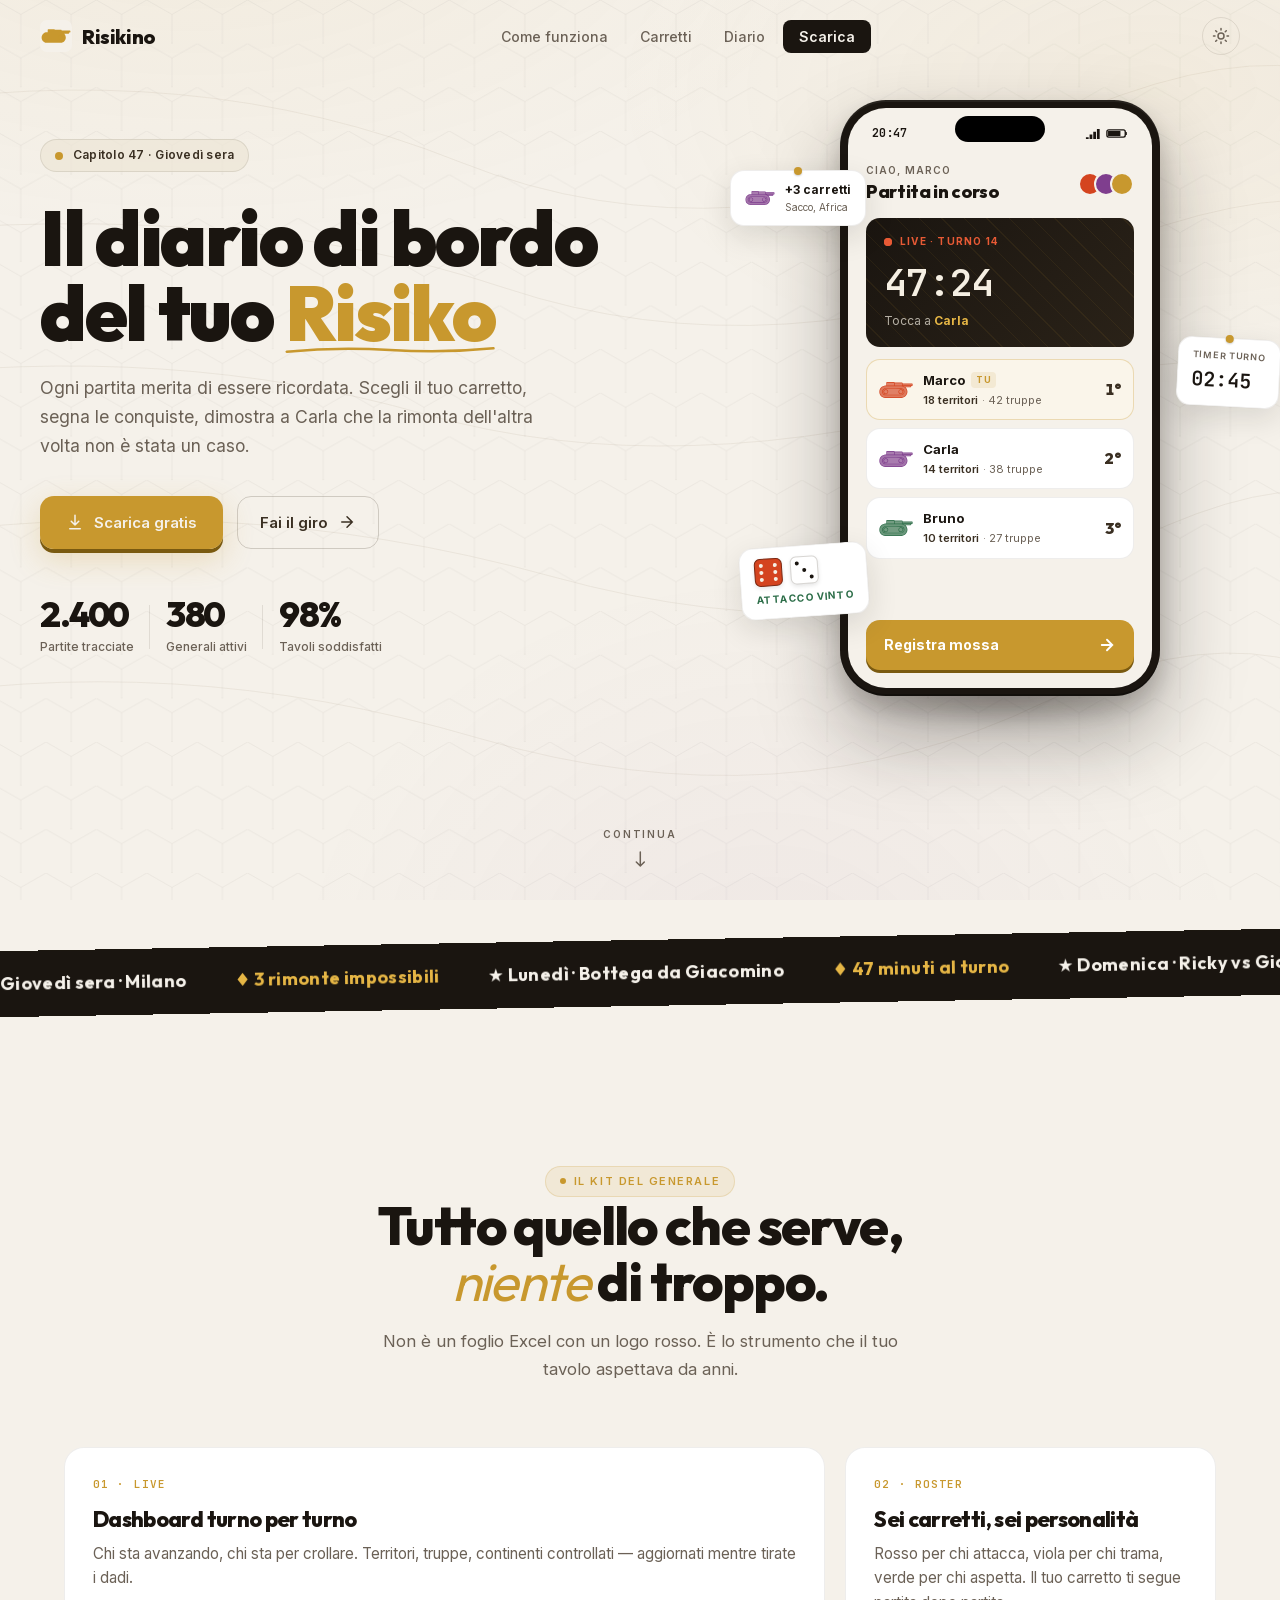
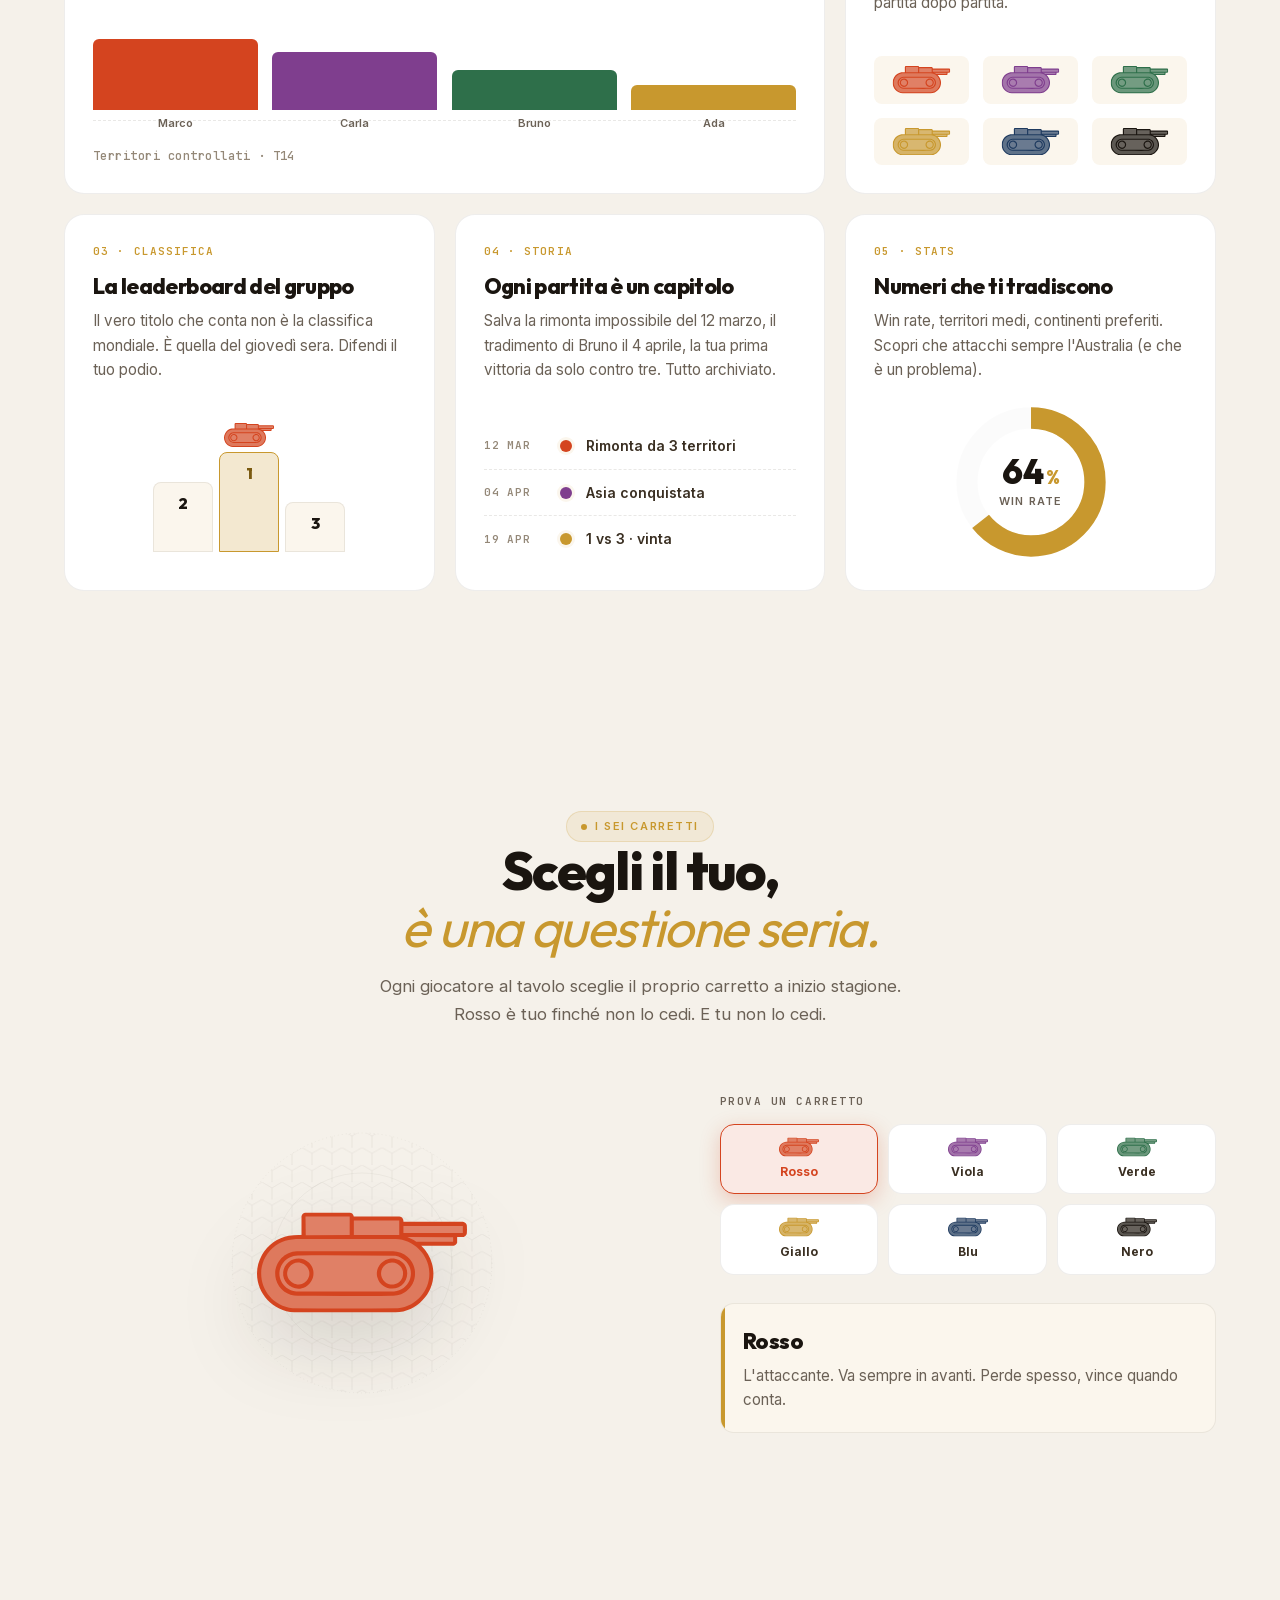
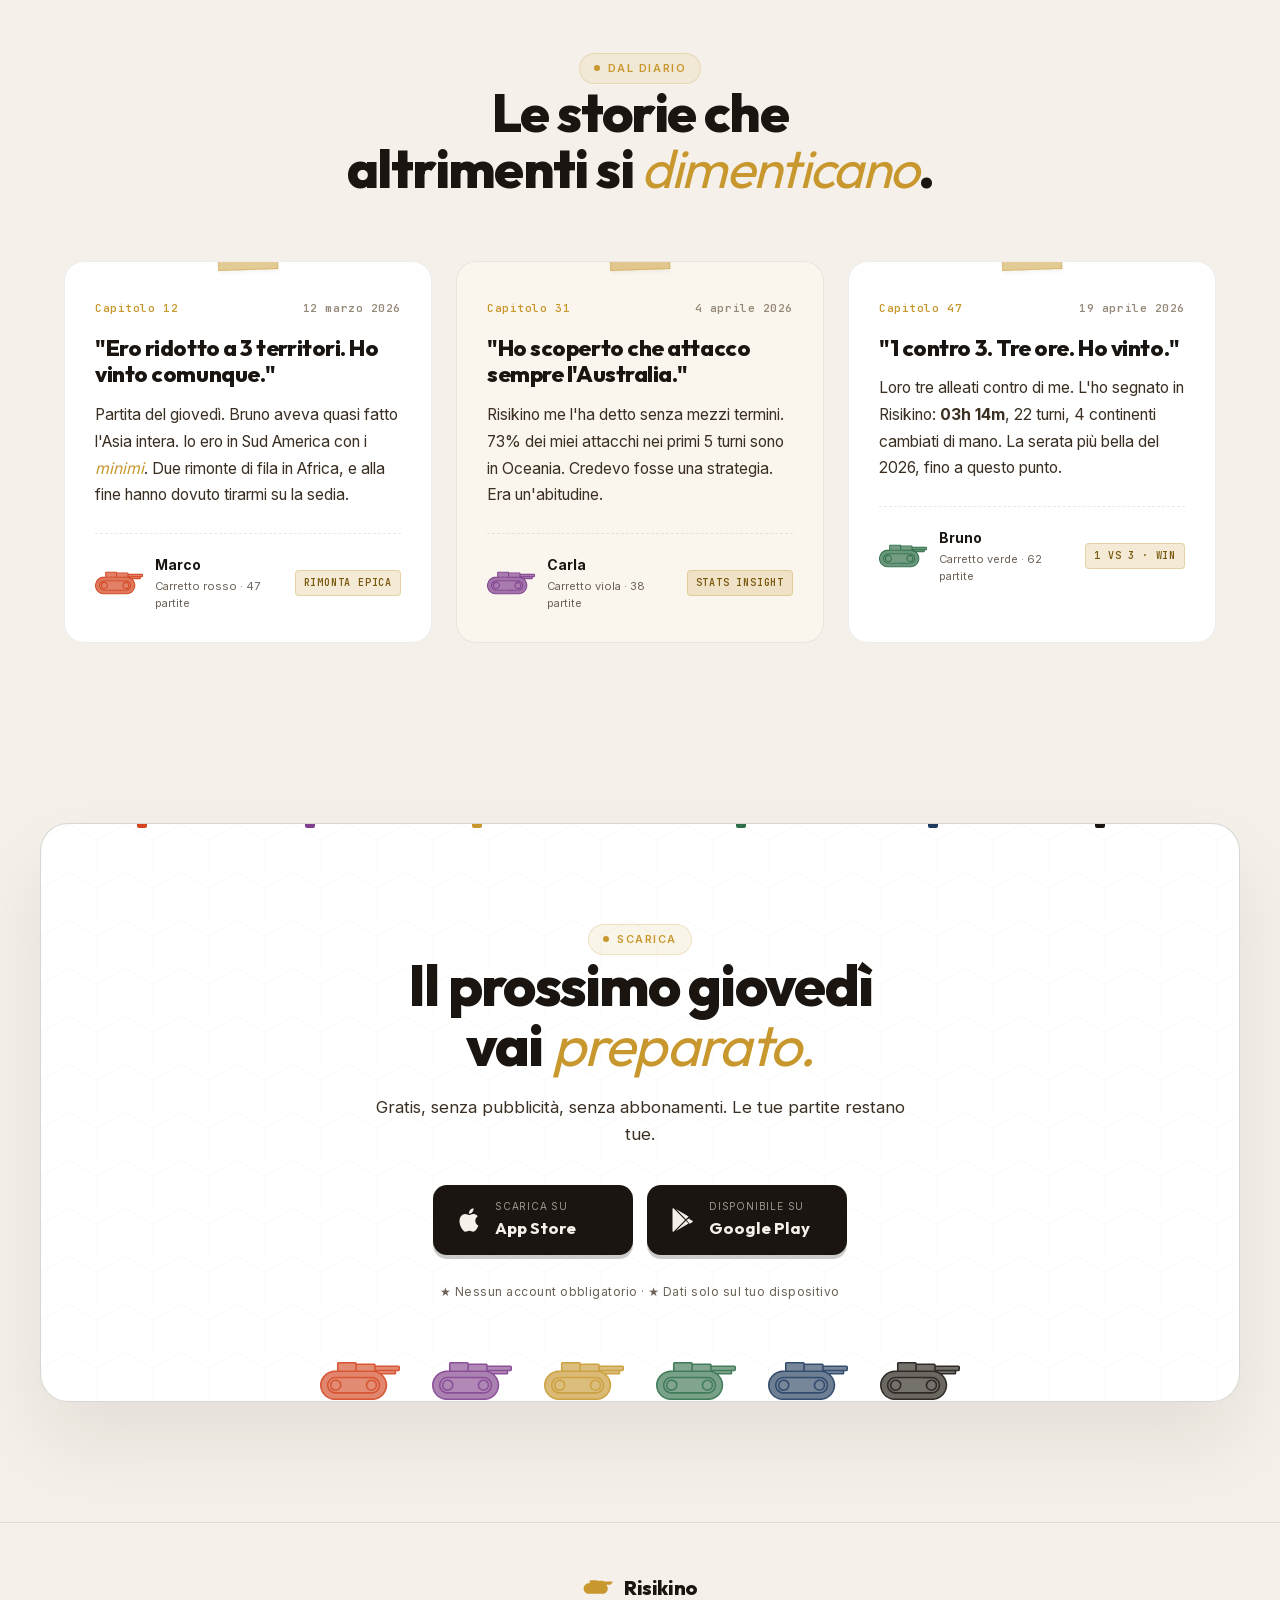
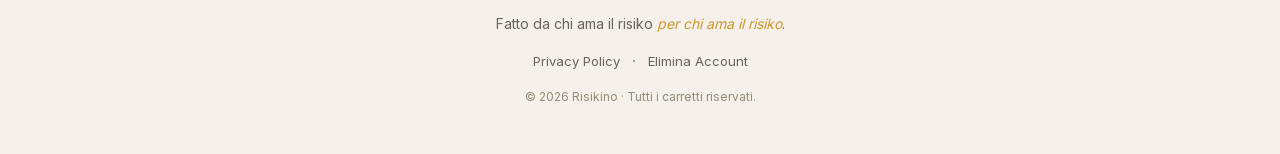
<file: sito risikino/index.html>
<!DOCTYPE html>
<html lang="it">
<head>
  <meta charset="UTF-8" />
  <meta name="viewport" content="width=device-width, initial-scale=1.0" />
  <title>Risikino — Il diario di bordo del tuo Risiko</title>
  <meta name="description" content="Risikino è l'app per chi prende il Risiko sul serio. Traccia ogni partita, scegli il tuo carretto, domina la classifica del giovedì sera." />
  <meta name="keywords" content="risiko, app risiko, diario partite, carretto, strategia, board game, gioco da tavolo, risikino" />
  <meta name="author" content="Risikino" />
  <meta name="robots" content="index, follow" />
  <meta name="referrer" content="strict-origin-when-cross-origin" />
  <link rel="canonical" href="https://risikino.app/" />

  <!-- Open Graph -->
  <meta property="og:type" content="website" />
  <meta property="og:url" content="https://risikino.app/" />
  <meta property="og:title" content="Risikino — Il diario di bordo del tuo Risiko" />
  <meta property="og:description" content="Risikino è l'app per chi prende il Risiko sul serio. Traccia ogni partita, scegli il tuo carretto, domina la classifica del giovedì sera." />
  <meta property="og:image" content="https://risikino.app/og-image.svg" />
  <meta property="og:image:width" content="1200" />
  <meta property="og:image:height" content="630" />
  <meta property="og:image:alt" content="Risikino — app per tracciare le partite di Risiko" />
  <meta property="og:locale" content="it_IT" />
  <meta property="og:site_name" content="Risikino" />

  <!-- Twitter Card -->
  <meta name="twitter:card" content="summary_large_image" />
  <meta name="twitter:title" content="Risikino — Il diario di bordo del tuo Risiko" />
  <meta name="twitter:description" content="Risikino è l'app per chi prende il Risiko sul serio. Traccia ogni partita, scegli il tuo carretto, domina la classifica del giovedì sera." />
  <meta name="twitter:image" content="https://risikino.app/og-image.svg" />

  <!-- Apple / PWA -->
  <meta name="apple-mobile-web-app-capable" content="yes" />
  <meta name="apple-mobile-web-app-status-bar-style" content="default" />
  <meta name="apple-mobile-web-app-title" content="Risikino" />

  <meta name="theme-color" content="#F5F1EA" />
  <link rel="icon" href="/favicon-192.png" type="image/png" sizes="192x192" />
  <link rel="icon" href="/favicon-32.png" type="image/png" sizes="32x32" />
  <link rel="icon" href="/favicon.svg" type="image/svg+xml" />
  <link rel="shortcut icon" href="/favicon-192.png" />
  <link rel="apple-touch-icon" href="/apple-touch-icon.png" />
  <script>
    (function(){
      var saved = localStorage.getItem('risikino-theme');
      var dark = saved ? saved === 'dark' : window.matchMedia('(prefers-color-scheme: dark)').matches;
      document.documentElement.setAttribute('data-theme', dark ? 'dark' : 'light');
      var meta = document.querySelector('meta[name="theme-color"]');
      if (meta) meta.setAttribute('content', dark ? '#14110C' : '#F5F1EA');
    })();
  </script>
  <link rel="stylesheet" href="fonts/fonts.css" />
  <link rel="stylesheet" href="style.css" />

  <!-- Structured data -->
  <script type="application/ld+json">
  {
    "@context": "https://schema.org",
    "@type": "MobileApplication",
    "name": "Risikino",
    "description": "Risikino è l'app per chi prende il Risiko sul serio. Traccia ogni partita, scegli il tuo carretto, domina la classifica del giovedì sera.",
    "url": "https://risikino.app/",
    "applicationCategory": "GameApplication",
    "operatingSystem": "iOS",
    "inLanguage": "it",
    "offers": {
      "@type": "Offer",
      "price": "0",
      "priceCurrency": "EUR"
    },
    "author": {
      "@type": "Organization",
      "name": "Risikino",
      "url": "https://risikino.app/"
    }
  }
  </script>
</head>
<body>

  <!-- Paper texture layer + topographic map -->
  <div class="paper-bg" aria-hidden="true">
    <svg class="topo-svg" viewBox="0 0 1600 1000" preserveAspectRatio="xMidYMid slice">
      <defs>
        <pattern id="hexGrid" x="0" y="0" width="56" height="48.5" patternUnits="userSpaceOnUse">
          <path d="M28 0 L56 16 L56 48 L28 65 L0 48 L0 16 Z" fill="none" stroke="currentColor" stroke-width="0.5" opacity="0.4"/>
        </pattern>
      </defs>
      <rect width="1600" height="1000" fill="url(#hexGrid)" color="#8C7558"/>
    </svg>
    <svg class="topo-contours" viewBox="0 0 1600 1000" preserveAspectRatio="xMidYMid slice">
      <g fill="none" stroke="#8C7558" stroke-width="1" opacity="0.18">
        <path d="M-50,120 Q300,60 600,180 T1250,140 T1700,200"/>
        <path d="M-50,260 Q350,220 650,320 T1300,280 T1700,340"/>
        <path d="M-50,420 Q280,380 560,460 T1200,440 T1700,500"/>
        <path d="M-50,600 Q340,540 700,640 T1350,600 T1700,680"/>
        <path d="M-50,780 Q280,720 620,820 T1250,780 T1700,860"/>
      </g>
    </svg>
  </div>

  <!-- NAV -->
  <nav id="navbar">
    <div class="nav-inner">
      <a href="#" class="nav-logo" id="nav-logo-link">
        <span class="logo-mark">
          <svg viewBox="0 0 100 100" xmlns="http://www.w3.org/2000/svg">
            <rect class="logo-bg" width="100" height="100" rx="22"/>
            <g fill="#C8982E" transform="translate(5,28.6) scale(0.066)">
              <path d="M289,23.54c1.47-10.34,14.12-22.15,24.51-23.48l289.03-.06c13.82,2.03,23.72,11.25,26.04,25.1l296.82.05c18.12,2.34,27.53,17.35,25.6,34.9l386.42.08c11.74,2.61,24.13,10.41,25.59,23.41,1.15,10.2,1.34,45.03-.46,54.55-1.29,6.81-7.66,15.04-13.86,18.14-.94.47-6.8,2.82-7.18,2.82h-41.5v35.5c0,9.47-18.07,22.92-27.92,20.85l-205.07-.35c-.47,1.92.71,1.93,1.68,2.81,31.79,28.93,55.73,71.19,67.58,112.42,45.06,156.71-74.83,312.52-234.72,318.81H241.47c-184.92-11.05-302.02-208.96-208.63-374.71,35.61-63.21,102.12-111.57,173.94-124.06,27.39-4.76,54.46-4.63,82.23-4.27V23.55h-.01Z"/>
              <path d="M978.59,288.48c67.39,59.39,63.83,165.7-6.7,220.96-30.65,24.01-63.15,30.74-101.35,31.65-200.94,4.78-403.7-3.72-605.09,0-66.26-1.15-124.66-42.29-142.17-106.83-24.8-91.44,43.92-179.79,137.27-182.76l622.4.02c34.87.2,69.63,14.05,95.64,36.97h0Z"/>
              <path d="M338.65,326.39c47.28,47.28,34.1,125.29-24.14,156.66-68.43,36.85-152.71-19.37-144.49-96.5,8.59-80.68,110.5-118.29,168.63-60.16Z"/>
              <path d="M954.59,457.63c-49.46,61.76-149.96,42.04-171.85-33.83-23.85-82.68,64.4-153.92,140.75-114.75,54.84,28.14,69.65,100.45,31.1,148.58Z"/>
            </g>
          </svg>
        </span>
        <span class="logo-text">Risikino</span>
      </a>
      <ul class="nav-links">
        <li><a href="#features" class="nav-link">Come funziona</a></li>
        <li><a href="#carretti" class="nav-link">Carretti</a></li>
        <li><a href="#diario" class="nav-link">Diario</a></li>
        <li><a href="#download" class="nav-link nav-cta">Scarica</a></li>
      </ul>
      <div class="nav-right">
        <button class="theme-toggle" id="theme-toggle" aria-label="Cambia tema">
          <svg class="sun" viewBox="0 0 24 24" fill="none" stroke="currentColor" stroke-width="2" stroke-linecap="round">
            <circle cx="12" cy="12" r="4"/>
            <path d="M12 2v2M12 20v2M4.93 4.93l1.41 1.41M17.66 17.66l1.41 1.41M2 12h2M20 12h2M4.93 19.07l1.41-1.41M17.66 6.34l1.41-1.41"/>
          </svg>
          <svg class="moon" viewBox="0 0 24 24" fill="currentColor">
            <path d="M21 12.79A9 9 0 1 1 11.21 3 7 7 0 0 0 21 12.79z"/>
          </svg>
        </button>
        <button class="hamburger" id="hamburger" aria-label="Menu">
          <span></span><span></span><span></span>
        </button>
      </div>
    </div>
  </nav>

  <div class="mobile-menu" id="mobile-menu">
    <nav class="mobile-nav">
      <a href="#features" class="mobile-link">Come funziona</a>
      <a href="#carretti" class="mobile-link">Carretti</a>
      <a href="#diario" class="mobile-link">Diario</a>
      <a href="#download" class="mobile-link mobile-link-cta">Scarica gratis</a>
    </nav>
    <button class="menu-close-btn" id="mobile-close" aria-label="Chiudi menu">
      <svg viewBox="0 0 24 24" fill="none" stroke="currentColor" stroke-width="2" stroke-linecap="round">
        <path d="M18 6L6 18M6 6l12 12"/>
      </svg>
    </button>
  </div>

  <!-- HERO -->
  <section class="hero" id="hero">
    <div class="hero-inner">
      <div class="hero-content">
        <div class="hero-eyebrow reveal">
          <span class="pulse-dot"></span>
          Capitolo 47 · Giovedì sera
        </div>
        <h1 class="hero-title reveal">
          Il diario di bordo<br/>
          del tuo <span class="title-risiko">Risiko<svg class="title-underline" viewBox="0 0 240 12" preserveAspectRatio="none"><path d="M2 8 Q60 2, 120 6 T238 4" fill="none" stroke="currentColor" stroke-width="3" stroke-linecap="round"/></svg></span>
        </h1>
        <p class="hero-sub reveal">
          Ogni partita merita di essere ricordata. Scegli il tuo carretto, segna le conquiste, dimostra a Carla che la rimonta dell'altra volta non è stata un caso.
        </p>

        <div class="hero-actions reveal">
          <a href="#download" class="btn-primary">
            <span class="btn-primary-bg"></span>
            <span class="btn-primary-content">
              <svg viewBox="0 0 24 24" fill="none" stroke="currentColor" stroke-width="2"><path d="M12 3v13m0 0l-5-5m5 5l5-5M5 21h14" stroke-linecap="round" stroke-linejoin="round"/></svg>
              Scarica gratis
            </span>
          </a>
          <a href="#features" class="btn-ghost">
            Fai il giro
            <svg class="btn-arrow" viewBox="0 0 24 24" fill="none" stroke="currentColor" stroke-width="2" stroke-linecap="round"><path d="M5 12h14M12 5l7 7-7 7"/></svg>
          </a>
        </div>

        <div class="hero-stats reveal">
          <div class="hero-stat">
            <span class="stat-num" data-target="2400">0</span>
            <span class="stat-label">Partite tracciate</span>
          </div>
          <div class="hero-stat">
            <span class="stat-num" data-target="380">0</span>
            <span class="stat-label">Generali attivi</span>
          </div>
          <div class="hero-stat">
            <span class="stat-num" data-target="98" data-suffix="%">0</span>
            <span class="stat-label">Tavoli soddisfatti</span>
          </div>
        </div>
      </div>

      <!-- Phone mock -->
      <div class="hero-visual reveal">
        <div class="phone-stage">

          <!-- Floating notes -->
          <div class="note note-1">
            <span class="note-pin"></span>
            <div class="note-row">
              <svg class="note-carretto" viewBox="0 0 1363 649" style="color:#7F3E8E"><use href="#carretto-path"/></svg>
              <div>
                <div class="note-title">+3 carretti</div>
                <div class="note-sub">Sacco, Africa</div>
              </div>
            </div>
          </div>

          <div class="note note-2">
            <span class="note-pin"></span>
            <div class="note-timer">
              <span class="timer-label">Timer turno</span>
              <span class="timer-value">02:47</span>
            </div>
          </div>

          <div class="note note-3">
            <div class="note-dice">
              <div class="die die-attack" data-face="6">
                <span class="pip tl"></span><span class="pip tr"></span>
                <span class="pip ml"></span><span class="pip mr"></span>
                <span class="pip bl"></span><span class="pip br"></span>
              </div>
              <div class="die die-defend" data-face="3">
                <span class="pip tl"></span><span class="pip c"></span><span class="pip br"></span>
              </div>
            </div>
            <div class="note-dice-label">Attacco vinto</div>
          </div>

          <div class="phone-shadow"></div>
          <div class="phone">
            <div class="phone-notch"></div>
            <div class="phone-screen">
              <!-- Status bar -->
              <div class="ph-status">
                <span>20:47</span>
                <span class="ph-icons">
                  <svg viewBox="0 0 18 12" fill="currentColor"><path d="M1 10h3v2H1zM5 7h3v5H5zM9 4h3v8H9zM13 1h3v11h-3z"/></svg>
                  <svg viewBox="0 0 24 12" fill="none" stroke="currentColor" stroke-width="1.5"><rect x="1" y="2" width="20" height="8" rx="2"/><rect x="3" y="4" width="12" height="4" fill="currentColor"/><path d="M22 5v2" stroke-linecap="round"/></svg>
                </span>
              </div>

              <!-- App header -->
              <div class="ph-header">
                <div class="ph-greet">
                  <div class="ph-eyebrow">Ciao, Marco</div>
                  <div class="ph-title">Partita in corso</div>
                </div>
                <div class="ph-avatar-stack">
                  <div class="ph-avatar" style="background:#D4441F"></div>
                  <div class="ph-avatar" style="background:#7F3E8E"></div>
                  <div class="ph-avatar" style="background:#C8982E"></div>
                </div>
              </div>

              <!-- Live card -->
              <div class="ph-card ph-card-live">
                <div class="ph-live-bar">
                  <span class="ph-live-dot">
                    <span class="ph-live-pulse"></span>
                  </span>
                  <span class="ph-live-text">LIVE · Turno 14</span>
                </div>
                <div class="ph-live-timer">47:22</div>
                <div class="ph-live-sub">Tocca a <strong>Carla</strong></div>
              </div>

              <!-- Players -->
              <div class="ph-players">
                <div class="ph-player ph-player-lead">
                  <div class="ph-player-cart" style="color:#D4441F">
                    <svg viewBox="0 0 1363 649"><use href="#carretto-path"/></svg>
                  </div>
                  <div class="ph-player-info">
                    <div class="ph-player-name">Marco <span class="ph-you">tu</span></div>
                    <div class="ph-player-stat">
                      <span class="terr-badge">18 territori</span>
                      <span class="troops">· 42 truppe</span>
                    </div>
                  </div>
                  <div class="ph-player-rank">1°</div>
                </div>
                <div class="ph-player">
                  <div class="ph-player-cart" style="color:#7F3E8E">
                    <svg viewBox="0 0 1363 649"><use href="#carretto-path"/></svg>
                  </div>
                  <div class="ph-player-info">
                    <div class="ph-player-name">Carla</div>
                    <div class="ph-player-stat">
                      <span class="terr-badge">14 territori</span>
                      <span class="troops">· 38 truppe</span>
                    </div>
                  </div>
                  <div class="ph-player-rank">2°</div>
                </div>
                <div class="ph-player">
                  <div class="ph-player-cart" style="color:#2E6F4A">
                    <svg viewBox="0 0 1363 649"><use href="#carretto-path"/></svg>
                  </div>
                  <div class="ph-player-info">
                    <div class="ph-player-name">Bruno</div>
                    <div class="ph-player-stat">
                      <span class="terr-badge">10 territori</span>
                      <span class="troops">· 27 truppe</span>
                    </div>
                  </div>
                  <div class="ph-player-rank">3°</div>
                </div>
              </div>

              <!-- CTA -->
              <div class="ph-cta">
                Registra mossa
                <svg viewBox="0 0 24 24" fill="none" stroke="currentColor" stroke-width="2.5" stroke-linecap="round"><path d="M5 12h14M12 5l7 7-7 7"/></svg>
              </div>
            </div>
          </div>
        </div>
      </div>
    </div>

    <!-- Scroll hint -->
    <div class="scroll-hint">
      <span>Continua</span>
      <svg viewBox="0 0 12 18" fill="none" stroke="currentColor" stroke-width="1.5" stroke-linecap="round">
        <path d="M6 2v14M2 12l4 4 4-4"/>
      </svg>
    </div>
  </section>

  <!-- MARQUEE BAND — playing nights -->
  <div class="marquee-band" aria-hidden="true">
    <div class="marquee-track">
      <span class="mq-item">★ Giovedì sera · Milano</span>
      <span class="mq-item">♦ 3 rimonte impossibili</span>
      <span class="mq-item">★ Lunedì · Bottega da Giacomino</span>
      <span class="mq-item">♦ 47 minuti al turno</span>
      <span class="mq-item">★ Domenica · Ricky vs Giallo</span>
      <span class="mq-item">♦ 18 territori conquistati</span>
      <span class="mq-item">★ Giovedì sera · Milano</span>
      <span class="mq-item">♦ 3 rimonte impossibili</span>
      <span class="mq-item">★ Lunedì · Bottega da Giacomino</span>
      <span class="mq-item">♦ 47 minuti al turno</span>
      <span class="mq-item">★ Domenica · Ricky vs Giallo</span>
      <span class="mq-item">♦ 18 territori conquistati</span>
    </div>
  </div>

  <!-- FEATURES -->
  <section class="features" id="features">
    <div class="section-header reveal">
      <span class="section-tag">Il kit del Generale</span>
      <h2 class="section-title">Tutto quello che serve,<br/><em>niente</em> di troppo.</h2>
      <p class="section-sub">Non è un foglio Excel con un logo rosso. È lo strumento che il tuo tavolo aspettava da anni.</p>
    </div>

    <div class="features-grid">
      <article class="feature-card feature-big reveal">
        <div class="fc-eyebrow">01 · Live</div>
        <h3 class="fc-title">Dashboard turno per turno</h3>
        <p class="fc-desc">Chi sta avanzando, chi sta per crollare. Territori, truppe, continenti controllati — aggiornati mentre tirate i dadi.</p>
        <div class="fc-visual fc-visual-live">
          <div class="fc-live-bars">
            <div class="fc-lb" style="--h:80%;--c:#D4441F"><span>Marco</span></div>
            <div class="fc-lb" style="--h:65%;--c:#7F3E8E"><span>Carla</span></div>
            <div class="fc-lb" style="--h:45%;--c:#2E6F4A"><span>Bruno</span></div>
            <div class="fc-lb" style="--h:28%;--c:#C8982E"><span>Ada</span></div>
          </div>
          <div class="fc-live-legend">Territori controllati · T14</div>
        </div>
      </article>

      <article class="feature-card reveal">
        <div class="fc-eyebrow">02 · Roster</div>
        <h3 class="fc-title">Sei carretti, sei personalità</h3>
        <p class="fc-desc">Rosso per chi attacca, viola per chi trama, verde per chi aspetta. Il tuo carretto ti segue partita dopo partita.</p>
        <div class="fc-carts">
          <div class="fc-cart" style="color:#D4441F"><svg viewBox="0 0 1363 649"><use href="#carretto-path"/></svg></div>
          <div class="fc-cart" style="color:#7F3E8E"><svg viewBox="0 0 1363 649"><use href="#carretto-path"/></svg></div>
          <div class="fc-cart" style="color:#2E6F4A"><svg viewBox="0 0 1363 649"><use href="#carretto-path"/></svg></div>
          <div class="fc-cart" style="color:#C8982E"><svg viewBox="0 0 1363 649"><use href="#carretto-path"/></svg></div>
          <div class="fc-cart" style="color:#1E3A5F"><svg viewBox="0 0 1363 649"><use href="#carretto-path"/></svg></div>
          <div class="fc-cart" style="color:#1A1510"><svg viewBox="0 0 1363 649"><use href="#carretto-path"/></svg></div>
        </div>
      </article>

      <article class="feature-card reveal">
        <div class="fc-eyebrow">03 · Classifica</div>
        <h3 class="fc-title">La leaderboard del gruppo</h3>
        <p class="fc-desc">Il vero titolo che conta non è la classifica mondiale. È quella del giovedì sera. Difendi il tuo podio.</p>
        <div class="fc-podium">
          <div class="fc-po-bar fc-po-2"><span class="fc-po-pos">2</span></div>
          <div class="fc-po-bar fc-po-1">
            <div class="fc-po-cart" style="color:#D4441F"><svg viewBox="0 0 1363 649"><use href="#carretto-path"/></svg></div>
            <span class="fc-po-pos">1</span>
          </div>
          <div class="fc-po-bar fc-po-3"><span class="fc-po-pos">3</span></div>
        </div>
      </article>

      <article class="feature-card feature-wide reveal">
        <div class="fc-eyebrow">04 · Storia</div>
        <h3 class="fc-title">Ogni partita è un capitolo</h3>
        <p class="fc-desc">Salva la rimonta impossibile del 12 marzo, il tradimento di Bruno il 4 aprile, la tua prima vittoria da solo contro tre. Tutto archiviato.</p>
        <div class="fc-timeline">
          <div class="fc-tl-item">
            <span class="fc-tl-date">12 MAR</span>
            <span class="fc-tl-line"></span>
            <span class="fc-tl-dot" style="background:#D4441F"></span>
            <span class="fc-tl-label">Rimonta da 3 territori</span>
          </div>
          <div class="fc-tl-item">
            <span class="fc-tl-date">04 APR</span>
            <span class="fc-tl-line"></span>
            <span class="fc-tl-dot" style="background:#7F3E8E"></span>
            <span class="fc-tl-label">Asia conquistata</span>
          </div>
          <div class="fc-tl-item">
            <span class="fc-tl-date">19 APR</span>
            <span class="fc-tl-line"></span>
            <span class="fc-tl-dot" style="background:#C8982E"></span>
            <span class="fc-tl-label">1 vs 3 · vinta</span>
          </div>
        </div>
      </article>

      <article class="feature-card reveal">
        <div class="fc-eyebrow">05 · Stats</div>
        <h3 class="fc-title">Numeri che ti tradiscono</h3>
        <p class="fc-desc">Win rate, territori medi, continenti preferiti. Scopri che attacchi sempre l'Australia (e che è un problema).</p>
        <div class="fc-donut">
          <svg viewBox="0 0 120 120">
            <circle cx="60" cy="60" r="48" fill="none" stroke="currentColor" stroke-width="16" opacity="0.15"/>
            <circle class="donut-seg" cx="60" cy="60" r="48" fill="none" stroke="#C8982E" stroke-width="16" stroke-dasharray="194 302" transform="rotate(-90 60 60)" stroke-linecap="butt"/>
          </svg>
          <div class="fc-donut-center">
            <span class="fc-donut-big">64<em>%</em></span>
            <span class="fc-donut-small">win rate</span>
          </div>
        </div>
      </article>
    </div>
  </section>

  <!-- CARRETTI SHOWCASE -->
  <section class="carretti-section" id="carretti">
    <div class="cs-header reveal">
      <span class="section-tag">I sei carretti</span>
      <h2 class="section-title">Scegli il tuo,<br/><em>è una questione seria.</em></h2>
      <p class="section-sub">Ogni giocatore al tavolo sceglie il proprio carretto a inizio stagione. Rosso è tuo finché non lo cedi. E tu non lo cedi.</p>
    </div>

    <div class="cart-showcase reveal">
      <div class="cs-stage">
        <svg class="cs-hex-ring" viewBox="0 0 600 600">
          <defs>
            <pattern id="hexShow" x="0" y="0" width="40" height="34.6" patternUnits="userSpaceOnUse">
              <path d="M20 0 L40 11.5 L40 34.6 L20 46 L0 34.6 L0 11.5 Z" fill="none" stroke="currentColor" stroke-width="0.5"/>
            </pattern>
          </defs>
          <circle cx="300" cy="300" r="260" fill="url(#hexShow)" opacity="0.3"/>
          <circle cx="300" cy="300" r="260" fill="none" stroke="currentColor" stroke-width="1" opacity="0.15" stroke-dasharray="2 6"/>
          <circle cx="300" cy="300" r="180" fill="none" stroke="currentColor" stroke-width="1" opacity="0.12"/>
        </svg>
        <div class="cs-cart-display">
          <svg class="cs-carretto" viewBox="0 0 1363 649" id="cs-big-cart" style="color:#D4441F"><use href="#carretto-path"/></svg>
        </div>
      </div>

      <div class="cs-picker">
        <div class="cs-picker-label">Prova un carretto</div>
        <div class="cart-chips">
          <button class="cart-chip is-active" data-cart="rosso" style="--cart-color:#D4441F" data-name="Rosso" data-desc="L'attaccante. Va sempre in avanti. Perde spesso, vince quando conta.">
            <svg viewBox="0 0 1363 649"><use href="#carretto-path"/></svg>
            <span>Rosso</span>
          </button>
          <button class="cart-chip" data-cart="viola" style="--cart-color:#7F3E8E" data-name="Viola" data-desc="Lo stratega. Parla poco, pianifica molto. Il tuo peggior incubo al turno 10.">
            <svg viewBox="0 0 1363 649"><use href="#carretto-path"/></svg>
            <span>Viola</span>
          </button>
          <button class="cart-chip" data-cart="verde" style="--cart-color:#2E6F4A" data-name="Verde" data-desc="Il paziente. Passa inosservato finché non possiede un continente.">
            <svg viewBox="0 0 1363 649"><use href="#carretto-path"/></svg>
            <span>Verde</span>
          </button>
          <button class="cart-chip" data-cart="giallo" style="--cart-color:#C8982E" data-name="Giallo" data-desc="Il diplomatico. Stringe alleanze. Le rompe meglio.">
            <svg viewBox="0 0 1363 649"><use href="#carretto-path"/></svg>
            <span>Giallo</span>
          </button>
          <button class="cart-chip" data-cart="blu" style="--cart-color:#1E3A5F" data-name="Blu" data-desc="Il metodico. Conta le truppe due volte. Non sbaglia un calcolo.">
            <svg viewBox="0 0 1363 649"><use href="#carretto-path"/></svg>
            <span>Blu</span>
          </button>
          <button class="cart-chip" data-cart="nero" style="--cart-color:#1A1510" data-name="Nero" data-desc="L'imprevedibile. Fa cose che non ha senso fare. Spesso funzionano.">
            <svg viewBox="0 0 1363 649"><use href="#carretto-path"/></svg>
            <span>Nero</span>
          </button>
        </div>

        <div class="cs-description">
          <div class="cs-desc-name" id="cs-name">Rosso</div>
          <div class="cs-desc-text" id="cs-desc">L'attaccante. Va sempre in avanti. Perde spesso, vince quando conta.</div>
        </div>
      </div>
    </div>
  </section>

  <!-- DIARIO — testimonial-style story cards -->
  <section class="diario" id="diario">
    <div class="section-header reveal">
      <span class="section-tag">Dal diario</span>
      <h2 class="section-title">Le storie che<br/>altrimenti si <em>dimenticano</em>.</h2>
    </div>

    <div class="diario-grid">
      <article class="story-card story-1 reveal">
        <div class="story-header">
          <span class="story-chapter">Capitolo 12</span>
          <span class="story-date">12 marzo 2026</span>
        </div>
        <h3 class="story-title">"Ero ridotto a 3 territori. Ho vinto comunque."</h3>
        <div class="story-body">
          <p>Partita del giovedì. Bruno aveva quasi fatto l'Asia intera. Io ero in Sud America con i <em>minimi</em>. Due rimonte di fila in Africa, e alla fine hanno dovuto tirarmi su la sedia.</p>
        </div>
        <div class="story-footer">
          <div class="story-avatar" style="color:#D4441F">
            <svg viewBox="0 0 1363 649"><use href="#carretto-path"/></svg>
          </div>
          <div>
            <div class="story-name">Marco</div>
            <div class="story-meta">Carretto rosso · 47 partite</div>
          </div>
          <div class="story-badge">Rimonta epica</div>
        </div>
      </article>

      <article class="story-card story-2 reveal">
        <div class="story-header">
          <span class="story-chapter">Capitolo 31</span>
          <span class="story-date">4 aprile 2026</span>
        </div>
        <h3 class="story-title">"Ho scoperto che attacco sempre l'Australia."</h3>
        <div class="story-body">
          <p>Risikino me l'ha detto senza mezzi termini. 73% dei miei attacchi nei primi 5 turni sono in Oceania. Credevo fosse una strategia. Era un'abitudine.</p>
        </div>
        <div class="story-footer">
          <div class="story-avatar" style="color:#7F3E8E">
            <svg viewBox="0 0 1363 649"><use href="#carretto-path"/></svg>
          </div>
          <div>
            <div class="story-name">Carla</div>
            <div class="story-meta">Carretto viola · 38 partite</div>
          </div>
          <div class="story-badge">Stats insight</div>
        </div>
      </article>

      <article class="story-card story-3 reveal">
        <div class="story-header">
          <span class="story-chapter">Capitolo 47</span>
          <span class="story-date">19 aprile 2026</span>
        </div>
        <h3 class="story-title">"1 contro 3. Tre ore. Ho vinto."</h3>
        <div class="story-body">
          <p>Loro tre alleati contro di me. L'ho segnato in Risikino: <strong>03h 14m</strong>, 22 turni, 4 continenti cambiati di mano. La serata più bella del 2026, fino a questo punto.</p>
        </div>
        <div class="story-footer">
          <div class="story-avatar" style="color:#2E6F4A">
            <svg viewBox="0 0 1363 649"><use href="#carretto-path"/></svg>
          </div>
          <div>
            <div class="story-name">Bruno</div>
            <div class="story-meta">Carretto verde · 62 partite</div>
          </div>
          <div class="story-badge">1 vs 3 · win</div>
        </div>
      </article>
    </div>
  </section>

  <!-- DOWNLOAD CTA -->
  <section class="download-section" id="download">
    <div class="download-stage">
      <div class="dl-confetti" aria-hidden="true">
        <span style="--c:#D4441F;--x:8%;--d:0s"></span>
        <span style="--c:#7F3E8E;--x:22%;--d:0.3s"></span>
        <span style="--c:#C8982E;--x:36%;--d:0.6s"></span>
        <span style="--c:#2E6F4A;--x:58%;--d:0.2s"></span>
        <span style="--c:#1E3A5F;--x:74%;--d:0.4s"></span>
        <span style="--c:#1A1510;--x:88%;--d:0.7s"></span>
      </div>

      <div class="download-content reveal">
        <span class="section-tag">Scarica</span>
        <h2 class="section-title">Il prossimo giovedì<br/>vai <em>preparato.</em></h2>
        <p class="section-sub">Gratis, senza pubblicità, senza abbonamenti. Le tue partite restano tue.</p>
        <div class="download-buttons">
          <a href="#" class="store-btn">
            <svg class="store-icon" viewBox="0 0 24 24" fill="currentColor"><path d="M18.71 19.5c-.83 1.24-1.71 2.45-3.05 2.47-1.34.03-1.77-.79-3.29-.79-1.53 0-2 .77-3.27.82-1.31.05-2.3-1.32-3.14-2.53C4.25 17 2.94 12.45 4.7 9.39c.87-1.52 2.43-2.48 4.12-2.51 1.28-.02 2.5.87 3.29.87.78 0 2.26-1.07 3.8-.91.65.03 2.47.26 3.64 1.98-.09.06-2.17 1.28-2.15 3.81.03 3.02 2.65 4.03 2.68 4.04-.03.07-.42 1.44-1.38 2.83M13 3.5c.73-.83 1.94-1.46 2.94-1.5.13 1.17-.34 2.35-1.04 3.19-.69.85-1.83 1.51-2.95 1.42-.15-1.15.41-2.35 1.05-3.11z"/></svg>
            <div class="store-text">
              <span class="store-top">Scarica su</span>
              <span class="store-name">App Store</span>
            </div>
          </a>
          <a href="#" class="store-btn">
            <svg class="store-icon" viewBox="0 0 24 24" fill="currentColor"><path d="M3.609 1.814L13.792 12 3.61 22.186a.996.996 0 01-.61-.92V2.734a1 1 0 01.609-.92zm10.89 10.893l2.302 2.302-10.937 6.333 8.635-8.635zm3.199-1.303l2.302 1.33c.462.267.462.972 0 1.24l-2.302 1.33L15 12l2.698-1.596zM5.864 2.658L16.8 8.99 14.498 11.3 5.863 2.658z"/></svg>
            <div class="store-text">
              <span class="store-top">Disponibile su</span>
              <span class="store-name">Google Play</span>
            </div>
          </a>
        </div>
        <div class="dl-note">★ Nessun account obbligatorio · ★ Dati solo sul tuo dispositivo</div>
      </div>

      <!-- Ornamental carretti rolling across -->
      <div class="dl-convoy">
        <div class="dl-cart" style="color:#D4441F"><svg viewBox="0 0 1363 649"><use href="#carretto-path"/></svg></div>
        <div class="dl-cart" style="color:#7F3E8E"><svg viewBox="0 0 1363 649"><use href="#carretto-path"/></svg></div>
        <div class="dl-cart" style="color:#C8982E"><svg viewBox="0 0 1363 649"><use href="#carretto-path"/></svg></div>
        <div class="dl-cart" style="color:#2E6F4A"><svg viewBox="0 0 1363 649"><use href="#carretto-path"/></svg></div>
        <div class="dl-cart" style="color:#1E3A5F"><svg viewBox="0 0 1363 649"><use href="#carretto-path"/></svg></div>
        <div class="dl-cart" style="color:#1A1510"><svg viewBox="0 0 1363 649"><use href="#carretto-path"/></svg></div>
      </div>
    </div>
  </section>

  <!-- FOOTER -->
  <footer class="footer">
    <div class="footer-inner">
      <div class="footer-brand">
        <span class="logo-mark">
          <svg viewBox="0 0 100 100" xmlns="http://www.w3.org/2000/svg">
            <rect class="logo-bg" width="100" height="100" rx="22"/>
            <g fill="#C8982E" transform="translate(5,28.6) scale(0.066)">
              <path d="M289,23.54c1.47-10.34,14.12-22.15,24.51-23.48l289.03-.06c13.82,2.03,23.72,11.25,26.04,25.1l296.82.05c18.12,2.34,27.53,17.35,25.6,34.9l386.42.08c11.74,2.61,24.13,10.41,25.59,23.41,1.15,10.2,1.34,45.03-.46,54.55-1.29,6.81-7.66,15.04-13.86,18.14-.94.47-6.8,2.82-7.18,2.82h-41.5v35.5c0,9.47-18.07,22.92-27.92,20.85l-205.07-.35c-.47,1.92.71,1.93,1.68,2.81,31.79,28.93,55.73,71.19,67.58,112.42,45.06,156.71-74.83,312.52-234.72,318.81H241.47c-184.92-11.05-302.02-208.96-208.63-374.71,35.61-63.21,102.12-111.57,173.94-124.06,27.39-4.76,54.46-4.63,82.23-4.27V23.55h-.01Z"/>
              <path d="M978.59,288.48c67.39,59.39,63.83,165.7-6.7,220.96-30.65,24.01-63.15,30.74-101.35,31.65-200.94,4.78-403.7-3.72-605.09,0-66.26-1.15-124.66-42.29-142.17-106.83-24.8-91.44,43.92-179.79,137.27-182.76l622.4.02c34.87.2,69.63,14.05,95.64,36.97h0Z"/>
              <path d="M338.65,326.39c47.28,47.28,34.1,125.29-24.14,156.66-68.43,36.85-152.71-19.37-144.49-96.5,8.59-80.68,110.5-118.29,168.63-60.16Z"/>
              <path d="M954.59,457.63c-49.46,61.76-149.96,42.04-171.85-33.83-23.85-82.68,64.4-153.92,140.75-114.75,54.84,28.14,69.65,100.45,31.1,148.58Z"/>
            </g>
          </svg>
        </span>
        <span class="logo-text">Risikino</span>
      </div>
      <p class="footer-tagline">Fatto da chi ama il risiko <em>per chi ama il risiko</em>.</p>
      <div class="footer-links">
        <a href="privacy.html" class="footer-link">Privacy Policy</a>
        <span class="footer-sep">·</span>
        <a href="elimina-account.html" class="footer-link">Elimina Account</a>
      </div>
      <p class="footer-copy">© 2026 Risikino · Tutti i carretti riservati.</p>
    </div>
  </footer>

  <!-- Carretto SVG symbol defs (inline, reused everywhere) -->
  <svg width="0" height="0" style="position:absolute" aria-hidden="true">
    <defs>
      <symbol id="carretto-path" viewBox="0 0 1363.89 649.09">
        <path d="M289,23.54c1.47-10.34,14.12-22.15,24.51-23.48l289.03-.06c13.82,2.03,23.72,11.25,26.04,25.1l296.82.05c18.12,2.34,27.53,17.35,25.6,34.9l386.42.08c11.74,2.61,24.13,10.41,25.59,23.41,1.15,10.2,1.34,45.03-.46,54.55-1.29,6.81-7.66,15.04-13.86,18.14-.94.47-6.8,2.82-7.18,2.82h-41.5v35.5c0,9.47-18.07,22.92-27.92,20.85l-205.07-.35c-.47,1.92.71,1.93,1.68,2.81,31.79,28.93,55.73,71.19,67.58,112.42,45.06,156.71-74.83,312.52-234.72,318.81H241.47c-184.92-11.05-302.02-208.96-208.63-374.71,35.61-63.21,102.12-111.57,173.94-124.06,27.39-4.76,54.46-4.63,82.23-4.27V23.55h-.01Z" fill="currentColor"/>
        <polygon points="602 26.04 315 26.04 316.63 146.88 602 145.54 602 26.04" fill="#F5F1EA" opacity="0.35"/>
        <polygon points="924 51.04 629 51.04 629 145.54 924 146.04 924 51.04" fill="#F5F1EA" opacity="0.35"/>
        <polygon points="1337 133.04 1337 87.54 951 87.04 951 133.04 1337 133.04" fill="#F5F1EA" opacity="0.35"/>
        <path d="M1034.5,189.04h238l1.5-1.5v-24c0-.94-.45-2.44-.47-3.51l-297.52-.98,41.69,18.79,16.8,11.2Z" fill="#F5F1EA" opacity="0.35"/>
        <path d="M1050.59,236.48c-39.87-38.86-93.18-62.05-149.05-64.47-207.77,2.59-415.46-2.78-623.04,0-70.07.94-123.42,9.67-177.02,59.01-146.25,134.62-63.25,370.74,130.08,390.9,227.42,1.95,455.43,1.72,682.94.12,176.55-20,268.46-220.16,155.48-364.24l-19.38-21.32h-.01Z" fill="#F5F1EA" opacity="0.3"/>
        <path d="M978.59,288.48c67.39,59.39,63.83,165.7-6.7,220.96-30.65,24.01-63.15,30.74-101.35,31.65-200.94,4.78-403.7-3.72-605.09,0-66.26-1.15-124.66-42.29-142.17-106.83-24.8-91.44,43.92-179.79,137.27-182.76l622.4.02c34.87.2,69.63,14.05,95.64,36.97h0Z" fill="currentColor"/>
        <path d="M969.42,319.62c-18.62-20.66-43.52-34.29-70.98-39.62-205.72.15-411.49-4.17-617.94-1.4-40.98.55-73.56,6.48-102.46,37.93-68.43,74.5-21.11,186.17,76.59,196.38l635.86.11c95.59-8.81,145.39-119.67,78.93-193.4h0Z" fill="#F5F1EA" opacity="0.35"/>
        <path d="M338.65,326.39c47.28,47.28,34.1,125.29-24.14,156.66-68.43,36.85-152.71-19.37-144.49-96.5,8.59-80.68,110.5-118.29,168.63-60.16Z" fill="currentColor"/>
        <path d="M323.59,441.63c63.08-78.68-61.31-167.01-115.4-83.9-48.89,75.12,60.48,152.4,115.4,83.9Z" fill="#F5F1EA" opacity="0.35"/>
        <path d="M954.59,457.63c-49.46,61.76-149.96,42.04-171.85-33.83-23.85-82.68,64.4-153.92,140.75-114.75,54.84,28.14,69.65,100.45,31.1,148.58Z" fill="currentColor"/>
        <path d="M831.42,450.62c37.69,31.32,95.68,17.85,113.04-28.62,25.08-67.13-52.49-126.04-110.37-82.37-36.46,27.51-37.89,81.73-2.66,111h-.01Z" fill="#F5F1EA" opacity="0.35"/>
      </symbol>
    </defs>
  </svg>

  <script src="main.js"></script>
</body>
</html>
</file>
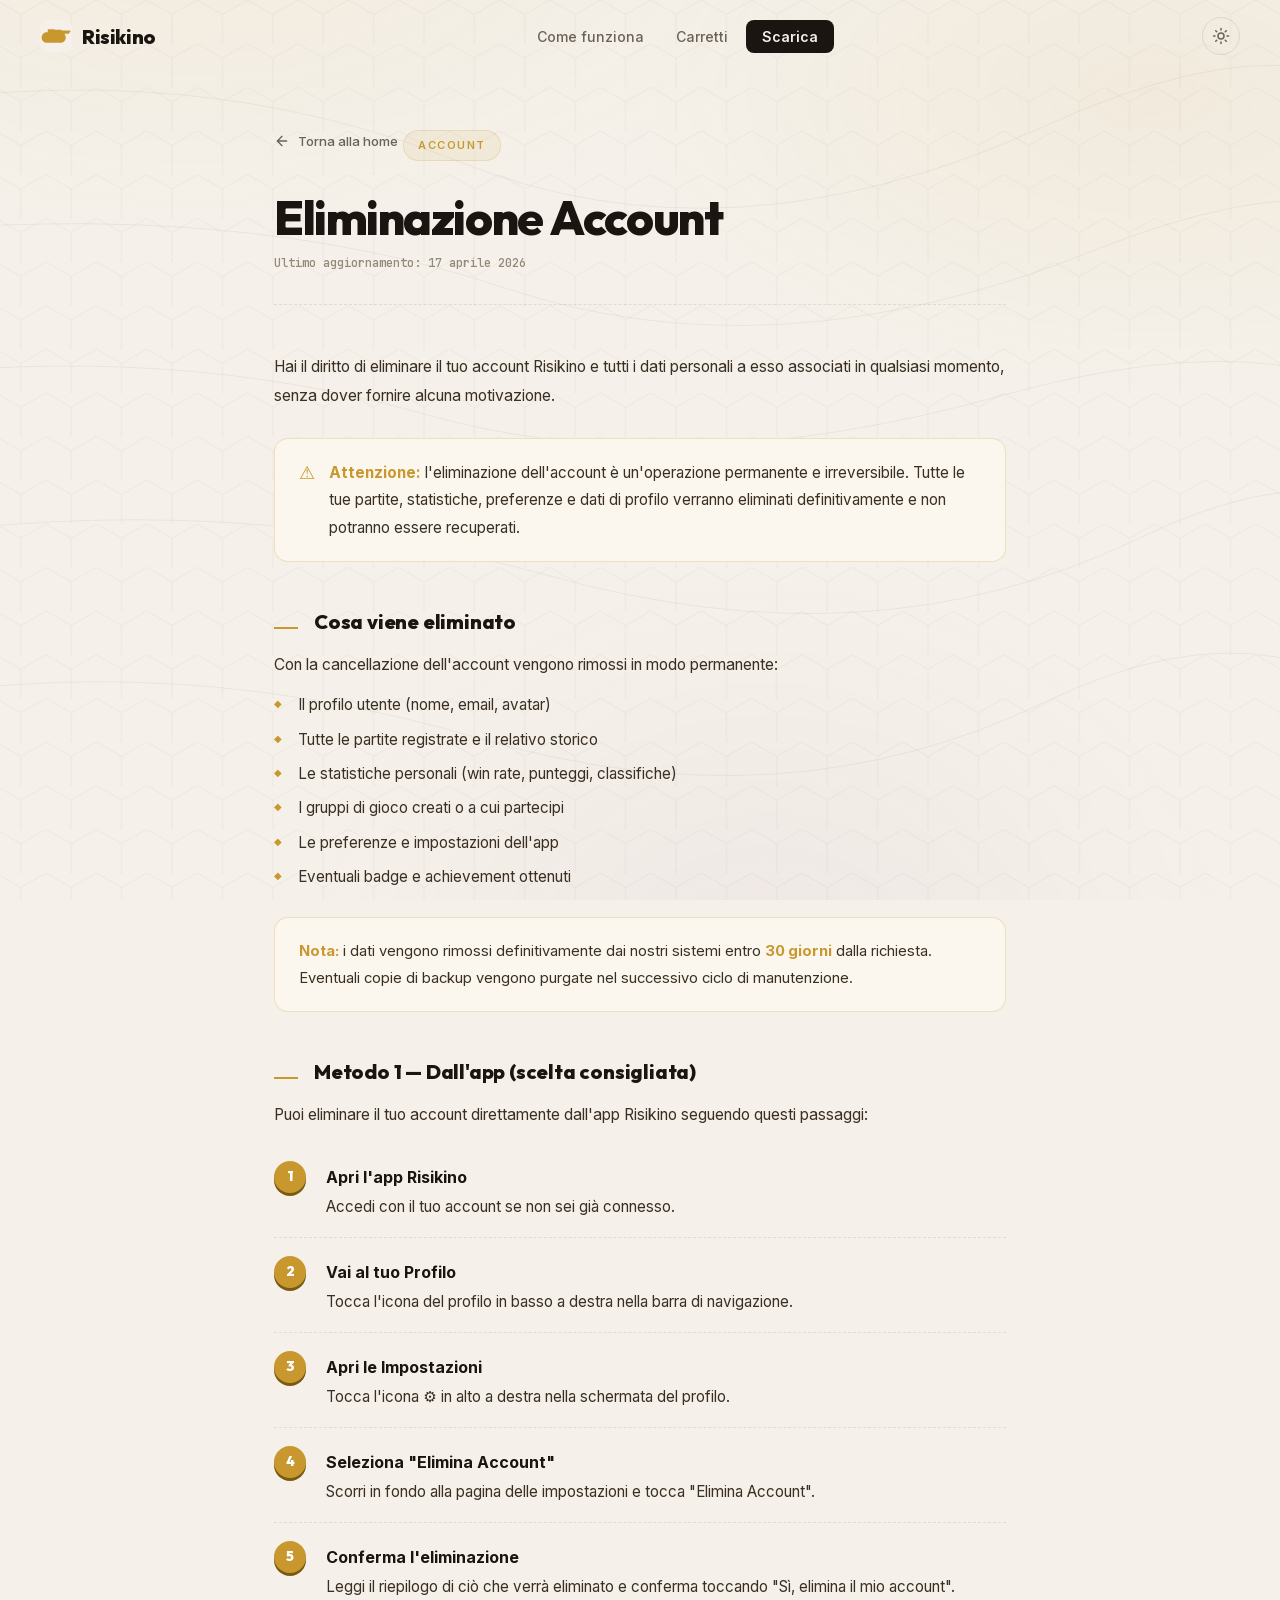
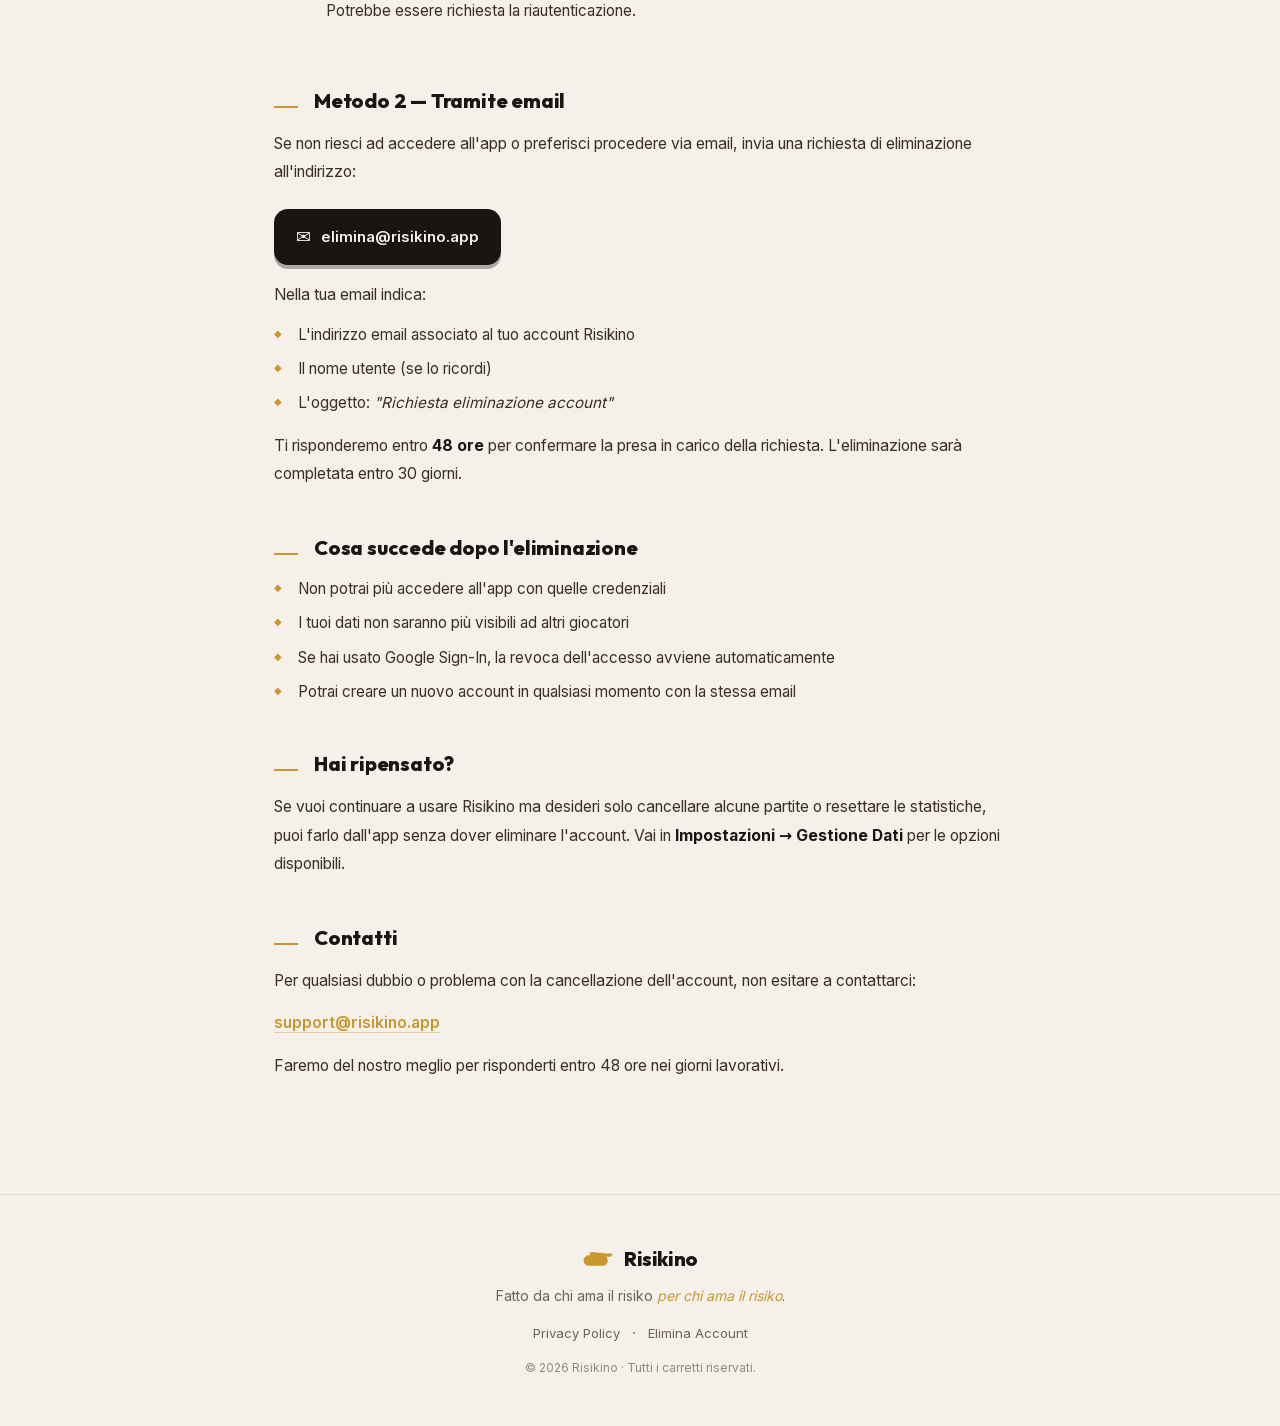
<file: sito risikino/elimina-account.html>
<!DOCTYPE html>
<html lang="it">
<head>
  <meta charset="UTF-8" />
  <meta name="viewport" content="width=device-width, initial-scale=1.0" />
  <title>Elimina Account — Risikino</title>
  <meta name="description" content="Scopri come eliminare il tuo account Risikino e tutti i dati associati." />
  <meta name="author" content="Risikino" />
  <meta name="robots" content="index, follow" />
  <meta name="referrer" content="strict-origin-when-cross-origin" />
  <link rel="canonical" href="https://risikino.app/elimina-account" />

  <!-- Open Graph -->
  <meta property="og:type" content="website" />
  <meta property="og:url" content="https://risikino.app/elimina-account" />
  <meta property="og:title" content="Elimina Account — Risikino" />
  <meta property="og:description" content="Scopri come eliminare il tuo account Risikino e tutti i dati associati." />
  <meta property="og:locale" content="it_IT" />
  <meta property="og:site_name" content="Risikino" />

  <!-- Apple / PWA -->
  <meta name="apple-mobile-web-app-capable" content="yes" />
  <meta name="apple-mobile-web-app-title" content="Risikino" />

  <meta name="theme-color" content="#F5F1EA" />
  <link rel="icon" href="/favicon-192.png" type="image/png" sizes="192x192" />
  <link rel="icon" href="/favicon-32.png" type="image/png" sizes="32x32" />
  <link rel="icon" href="/favicon.svg" type="image/svg+xml" />
  <link rel="shortcut icon" href="/favicon-192.png" />
  <link rel="apple-touch-icon" href="/apple-touch-icon.png" />
  <link rel="shortcut icon" href="favicon.svg" />
  <script>
    (function(){
      var saved = localStorage.getItem('risikino-theme');
      var dark = saved ? saved === 'dark' : window.matchMedia('(prefers-color-scheme: dark)').matches;
      document.documentElement.setAttribute('data-theme', dark ? 'dark' : 'light');
      var meta = document.querySelector('meta[name="theme-color"]');
      if (meta) meta.setAttribute('content', dark ? '#14110C' : '#F5F1EA');
    })();
  </script>
  <link rel="stylesheet" href="fonts/fonts.css" />
  <link rel="stylesheet" href="style.css" />
</head>
<body>

  <!-- Paper texture layer -->
  <div class="paper-bg" aria-hidden="true">
    <svg class="topo-svg" viewBox="0 0 1600 1000" preserveAspectRatio="xMidYMid slice">
      <defs>
        <pattern id="hexGrid" x="0" y="0" width="56" height="48.5" patternUnits="userSpaceOnUse">
          <path d="M28 0 L56 16 L56 48 L28 65 L0 48 L0 16 Z" fill="none" stroke="currentColor" stroke-width="0.5" opacity="0.4"/>
        </pattern>
      </defs>
      <rect width="1600" height="1000" fill="url(#hexGrid)" color="#8C7558"/>
    </svg>
    <svg class="topo-contours" viewBox="0 0 1600 1000" preserveAspectRatio="xMidYMid slice">
      <g fill="none" stroke="#8C7558" stroke-width="1" opacity="0.18">
        <path d="M-50,120 Q300,60 600,180 T1250,140 T1700,200"/>
        <path d="M-50,260 Q350,220 650,320 T1300,280 T1700,340"/>
        <path d="M-50,420 Q280,380 560,460 T1200,440 T1700,500"/>
        <path d="M-50,600 Q340,540 700,640 T1350,600 T1700,680"/>
        <path d="M-50,780 Q280,720 620,820 T1250,780 T1700,860"/>
      </g>
    </svg>
  </div>

  <!-- NAV -->
  <nav id="navbar">
    <div class="nav-inner">
      <a href="index.html" class="nav-logo" id="nav-logo-link">
        <span class="logo-mark">
          <svg viewBox="0 0 100 100" xmlns="http://www.w3.org/2000/svg">
            <rect class="logo-bg" width="100" height="100" rx="22"/>
            <g fill="#C8982E" transform="translate(5,28.6) scale(0.066)">
              <path d="M289,23.54c1.47-10.34,14.12-22.15,24.51-23.48l289.03-.06c13.82,2.03,23.72,11.25,26.04,25.1l296.82.05c18.12,2.34,27.53,17.35,25.6,34.9l386.42.08c11.74,2.61,24.13,10.41,25.59,23.41,1.15,10.2,1.34,45.03-.46,54.55-1.29,6.81-7.66,15.04-13.86,18.14-.94.47-6.8,2.82-7.18,2.82h-41.5v35.5c0,9.47-18.07,22.92-27.92,20.85l-205.07-.35c-.47,1.92.71,1.93,1.68,2.81,31.79,28.93,55.73,71.19,67.58,112.42,45.06,156.71-74.83,312.52-234.72,318.81H241.47c-184.92-11.05-302.02-208.96-208.63-374.71,35.61-63.21,102.12-111.57,173.94-124.06,27.39-4.76,54.46-4.63,82.23-4.27V23.55h-.01Z"/>
              <path d="M978.59,288.48c67.39,59.39,63.83,165.7-6.7,220.96-30.65,24.01-63.15,30.74-101.35,31.65-200.94,4.78-403.7-3.72-605.09,0-66.26-1.15-124.66-42.29-142.17-106.83-24.8-91.44,43.92-179.79,137.27-182.76l622.4.02c34.87.2,69.63,14.05,95.64,36.97h0Z"/>
              <path d="M338.65,326.39c47.28,47.28,34.1,125.29-24.14,156.66-68.43,36.85-152.71-19.37-144.49-96.5,8.59-80.68,110.5-118.29,168.63-60.16Z"/>
              <path d="M954.59,457.63c-49.46,61.76-149.96,42.04-171.85-33.83-23.85-82.68,64.4-153.92,140.75-114.75,54.84,28.14,69.65,100.45,31.1,148.58Z"/>
            </g>
          </svg>
        </span>
        <span class="logo-text">Risikino</span>
      </a>
      <ul class="nav-links">
        <li><a href="index.html#features" class="nav-link">Come funziona</a></li>
        <li><a href="index.html#carretti" class="nav-link">Carretti</a></li>
        <li><a href="index.html#download" class="nav-link nav-cta">Scarica</a></li>
      </ul>
      <div class="nav-right">
        <button class="theme-toggle" id="theme-toggle" aria-label="Cambia tema">
          <svg class="sun" viewBox="0 0 24 24" fill="none" stroke="currentColor" stroke-width="2" stroke-linecap="round">
            <circle cx="12" cy="12" r="4"/>
            <path d="M12 2v2M12 20v2M4.93 4.93l1.41 1.41M17.66 17.66l1.41 1.41M2 12h2M20 12h2M4.93 19.07l1.41-1.41M17.66 6.34l1.41-1.41"/>
          </svg>
          <svg class="moon" viewBox="0 0 24 24" fill="currentColor">
            <path d="M21 12.79A9 9 0 1 1 11.21 3 7 7 0 0 0 21 12.79z"/>
          </svg>
        </button>
        <button class="hamburger" id="hamburger" aria-label="Menu">
          <span></span><span></span><span></span>
        </button>
      </div>
    </div>
  </nav>

  <div class="mobile-menu" id="mobile-menu">
    <nav class="mobile-nav">
      <a href="index.html#features" class="mobile-link">Come funziona</a>
      <a href="index.html#carretti" class="mobile-link">Carretti</a>
      <a href="index.html#diario" class="mobile-link">Diario</a>
      <a href="index.html#download" class="mobile-link mobile-link-cta">Scarica gratis</a>
    </nav>
    <button class="menu-close-btn" id="mobile-close" aria-label="Chiudi menu">
      <svg viewBox="0 0 24 24" fill="none" stroke="currentColor" stroke-width="2" stroke-linecap="round">
        <path d="M18 6L6 18M6 6l12 12"/>
      </svg>
    </button>
  </div>

  <main class="legal-page">

    <a href="index.html" class="legal-back">
      <svg viewBox="0 0 24 24" fill="none"><path d="M19 12H5M12 5l-7 7 7 7" stroke="currentColor" stroke-width="2" stroke-linecap="round"/></svg>
      Torna alla home
    </a>

    <span class="legal-tag is-warn">Account</span>
    <h1 class="legal-title">Eliminazione Account</h1>
    <p class="legal-meta">Ultimo aggiornamento: 17 aprile 2026</p>

    <div class="legal-body">

      <p>Hai il diritto di eliminare il tuo account Risikino e tutti i dati personali a esso associati in qualsiasi momento, senza dover fornire alcuna motivazione.</p>

      <div class="warn-box">
        <span class="warn-icon">⚠</span>
        <p><strong>Attenzione:</strong> l'eliminazione dell'account è un'operazione permanente e irreversibile. Tutte le tue partite, statistiche, preferenze e dati di profilo verranno eliminati definitivamente e non potranno essere recuperati.</p>
      </div>

      <h2>Cosa viene eliminato</h2>
      <p>Con la cancellazione dell'account vengono rimossi in modo permanente:</p>
      <ul>
        <li>Il profilo utente (nome, email, avatar)</li>
        <li>Tutte le partite registrate e il relativo storico</li>
        <li>Le statistiche personali (win rate, punteggi, classifiche)</li>
        <li>I gruppi di gioco creati o a cui partecipi</li>
        <li>Le preferenze e impostazioni dell'app</li>
        <li>Eventuali badge e achievement ottenuti</li>
      </ul>

      <div class="info-box">
        <p><strong>Nota:</strong> i dati vengono rimossi definitivamente dai nostri sistemi entro <strong>30 giorni</strong> dalla richiesta. Eventuali copie di backup vengono purgate nel successivo ciclo di manutenzione.</p>
      </div>

      <h2>Metodo 1 — Dall'app (scelta consigliata)</h2>
      <p>Puoi eliminare il tuo account direttamente dall'app Risikino seguendo questi passaggi:</p>
      <ol class="steps-list">
        <li>
          <span class="step-num-circle">1</span>
          <span class="step-text"><strong>Apri l'app Risikino</strong>Accedi con il tuo account se non sei già connesso.</span>
        </li>
        <li>
          <span class="step-num-circle">2</span>
          <span class="step-text"><strong>Vai al tuo Profilo</strong>Tocca l'icona del profilo in basso a destra nella barra di navigazione.</span>
        </li>
        <li>
          <span class="step-num-circle">3</span>
          <span class="step-text"><strong>Apri le Impostazioni</strong>Tocca l'icona ⚙ in alto a destra nella schermata del profilo.</span>
        </li>
        <li>
          <span class="step-num-circle">4</span>
          <span class="step-text"><strong>Seleziona "Elimina Account"</strong>Scorri in fondo alla pagina delle impostazioni e tocca "Elimina Account".</span>
        </li>
        <li>
          <span class="step-num-circle">5</span>
          <span class="step-text"><strong>Conferma l'eliminazione</strong>Leggi il riepilogo di ciò che verrà eliminato e conferma toccando "Sì, elimina il mio account". Potrebbe essere richiesta la riautenticazione.</span>
        </li>
      </ol>

      <h2>Metodo 2 — Tramite email</h2>
      <p>Se non riesci ad accedere all'app o preferisci procedere via email, invia una richiesta di eliminazione all'indirizzo:</p>
      <a href="mailto:elimina@risikino.app?subject=Richiesta%20eliminazione%20account&body=Ciao%2C%0A%0AVorrei%20richiedere%20l'eliminazione%20del%20mio%20account%20Risikino%20e%20di%20tutti%20i%20dati%20associati.%0A%0AEmail%20account%3A%20[inserisci%20qui%20la%20tua%20email]%0A%0AGrazie." class="email-cta">
        <span class="email-cta-icon">✉</span>
        elimina@risikino.app
      </a>
      <p style="margin-top:16px;">Nella tua email indica:</p>
      <ul>
        <li>L'indirizzo email associato al tuo account Risikino</li>
        <li>Il nome utente (se lo ricordi)</li>
        <li>L'oggetto: <em>"Richiesta eliminazione account"</em></li>
      </ul>
      <p>Ti risponderemo entro <strong>48 ore</strong> per confermare la presa in carico della richiesta. L'eliminazione sarà completata entro 30 giorni.</p>

      <h2>Cosa succede dopo l'eliminazione</h2>
      <ul>
        <li>Non potrai più accedere all'app con quelle credenziali</li>
        <li>I tuoi dati non saranno più visibili ad altri giocatori</li>
        <li>Se hai usato Google Sign-In, la revoca dell'accesso avviene automaticamente</li>
        <li>Potrai creare un nuovo account in qualsiasi momento con la stessa email</li>
      </ul>

      <h2>Hai ripensato?</h2>
      <p>Se vuoi continuare a usare Risikino ma desideri solo cancellare alcune partite o resettare le statistiche, puoi farlo dall'app senza dover eliminare l'account. Vai in <strong>Impostazioni → Gestione Dati</strong> per le opzioni disponibili.</p>

      <h2>Contatti</h2>
      <p>Per qualsiasi dubbio o problema con la cancellazione dell'account, non esitare a contattarci:</p>
      <p><a href="mailto:support@risikino.app">support@risikino.app</a></p>
      <p>Faremo del nostro meglio per risponderti entro 48 ore nei giorni lavorativi.</p>

    </div>
  </main>

  <footer class="footer">
    <div class="footer-inner">
      <div class="footer-brand">
        <span class="logo-mark">
          <svg viewBox="0 0 100 100" xmlns="http://www.w3.org/2000/svg">
            <rect class="logo-bg" width="100" height="100" rx="22"/>
            <g fill="#C8982E" transform="translate(5,28.6) scale(0.066)">
              <path d="M289,23.54c1.47-10.34,14.12-22.15,24.51-23.48l289.03-.06c13.82,2.03,23.72,11.25,26.04,25.1l296.82.05c18.12,2.34,27.53,17.35,25.6,34.9l386.42.08c11.74,2.61,24.13,10.41,25.59,23.41,1.15,10.2,1.34,45.03-.46,54.55-1.29,6.81-7.66,15.04-13.86,18.14-.94.47-6.8,2.82-7.18,2.82h-41.5v35.5c0,9.47-18.07,22.92-27.92,20.85l-205.07-.35c-.47,1.92.71,1.93,1.68,2.81,31.79,28.93,55.73,71.19,67.58,112.42,45.06,156.71-74.83,312.52-234.72,318.81H241.47c-184.92-11.05-302.02-208.96-208.63-374.71,35.61-63.21,102.12-111.57,173.94-124.06,27.39-4.76,54.46-4.63,82.23-4.27V23.55h-.01Z"/>
              <path d="M978.59,288.48c67.39,59.39,63.83,165.7-6.7,220.96-30.65,24.01-63.15,30.74-101.35,31.65-200.94,4.78-403.7-3.72-605.09,0-66.26-1.15-124.66-42.29-142.17-106.83-24.8-91.44,43.92-179.79,137.27-182.76l622.4.02c34.87.2,69.63,14.05,95.64,36.97h0Z"/>
              <path d="M338.65,326.39c47.28,47.28,34.1,125.29-24.14,156.66-68.43,36.85-152.71-19.37-144.49-96.5,8.59-80.68,110.5-118.29,168.63-60.16Z"/>
              <path d="M954.59,457.63c-49.46,61.76-149.96,42.04-171.85-33.83-23.85-82.68,64.4-153.92,140.75-114.75,54.84,28.14,69.65,100.45,31.1,148.58Z"/>
            </g>
          </svg>
        </span>
        <span class="logo-text">Risikino</span>
      </div>
      <p class="footer-tagline">Fatto da chi ama il risiko <em>per chi ama il risiko</em>.</p>
      <div class="footer-links">
        <a href="privacy.html" class="footer-link">Privacy Policy</a>
        <span class="footer-sep">·</span>
        <a href="elimina-account.html" class="footer-link">Elimina Account</a>
      </div>
      <p class="footer-copy">© 2026 Risikino · Tutti i carretti riservati.</p>
    </div>
  </footer>

  <script src="main.js"></script>
</body>
</html>
</file>
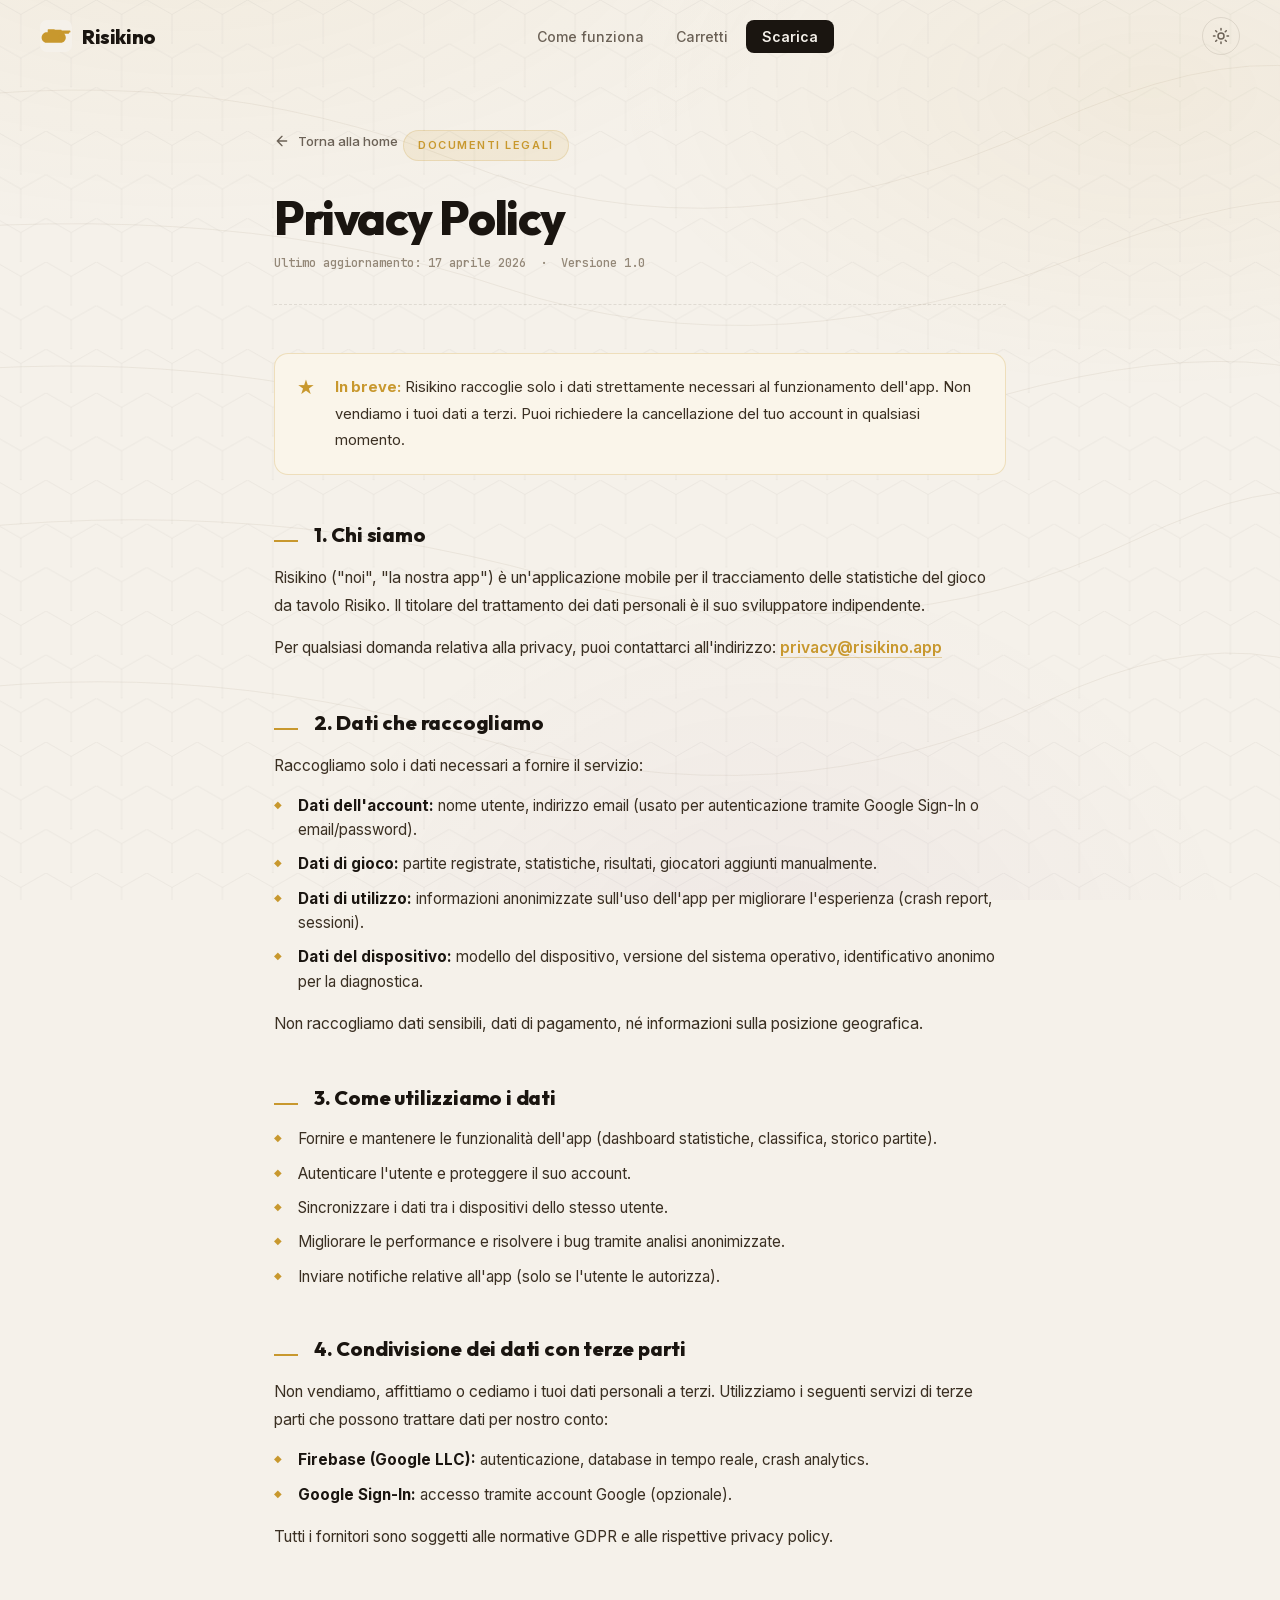
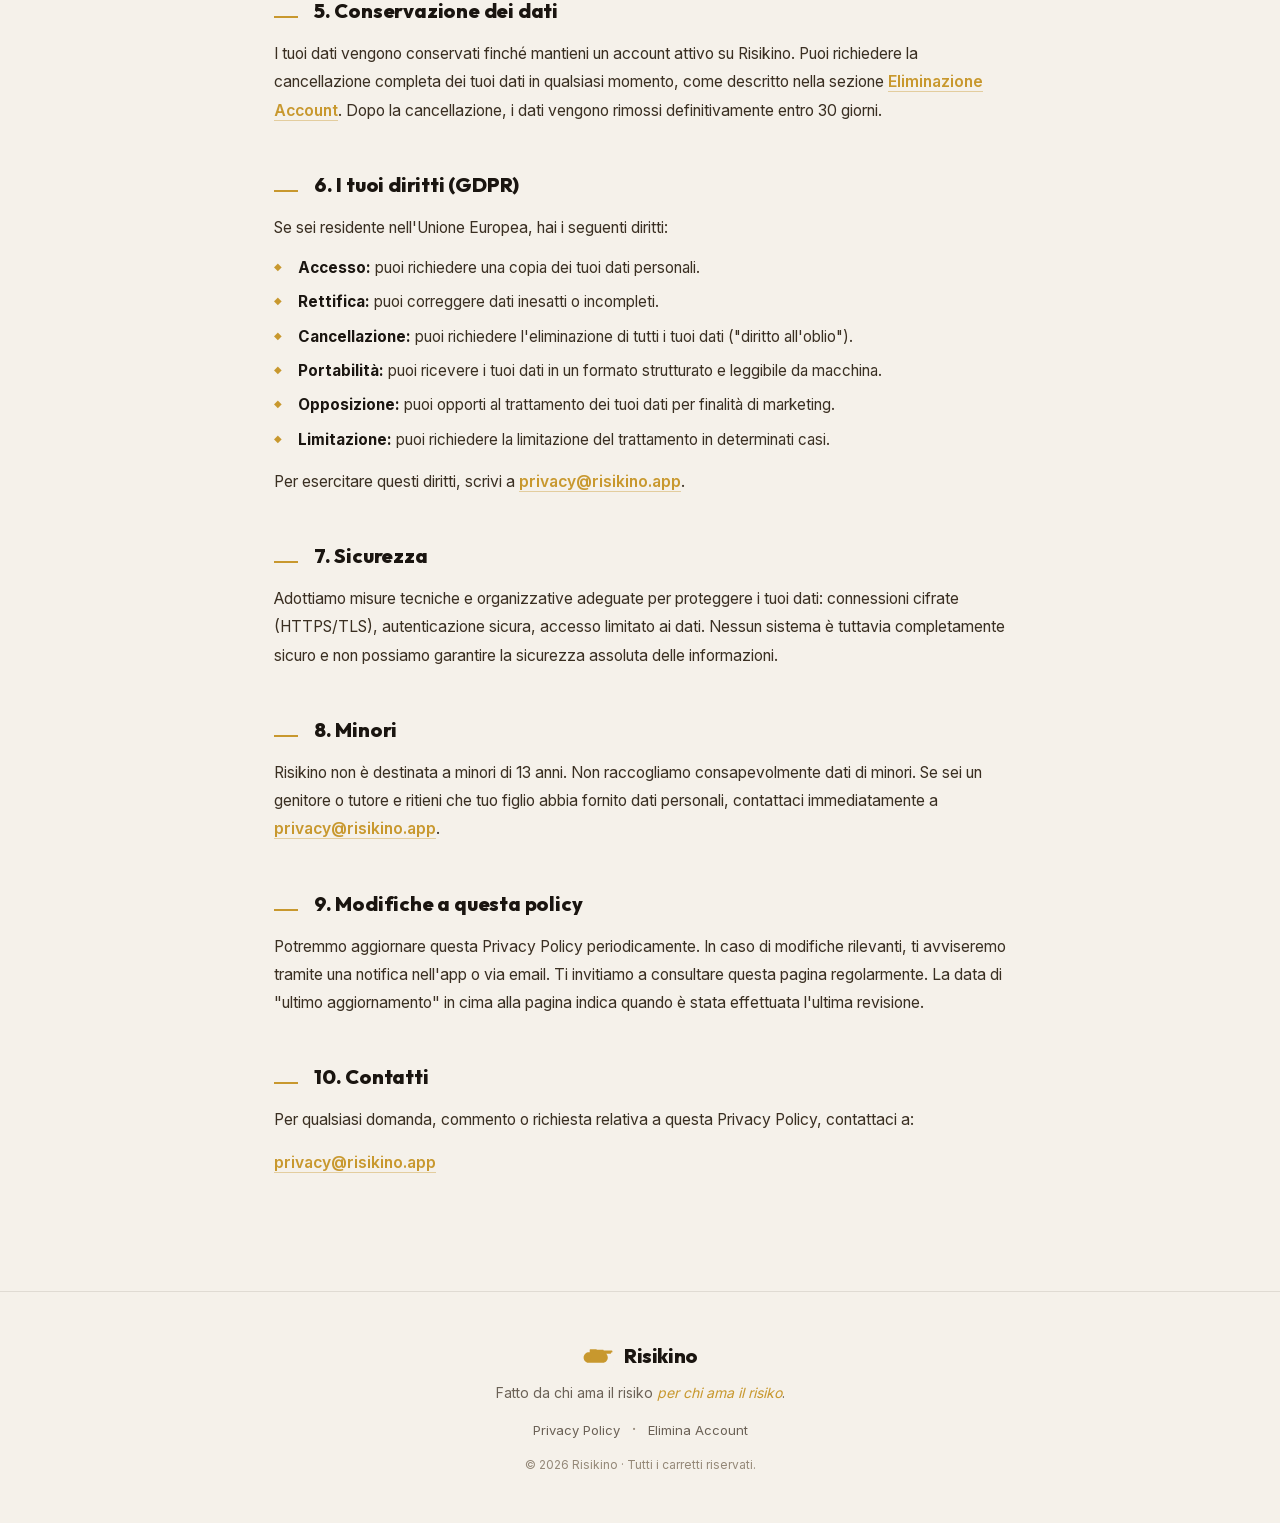
<file: sito risikino/privacy.html>
<!DOCTYPE html>
<html lang="it">
<head>
  <meta charset="UTF-8" />
  <meta name="viewport" content="width=device-width, initial-scale=1.0" />
  <title>Privacy Policy — Risikino</title>
  <meta name="description" content="Informativa sulla privacy di Risikino. Come raccogliamo, utilizziamo e proteggiamo i tuoi dati." />
  <meta name="author" content="Risikino" />
  <meta name="robots" content="index, follow" />
  <meta name="referrer" content="strict-origin-when-cross-origin" />
  <link rel="canonical" href="https://risikino.app/privacy" />

  <!-- Open Graph -->
  <meta property="og:type" content="website" />
  <meta property="og:url" content="https://risikino.app/privacy" />
  <meta property="og:title" content="Privacy Policy — Risikino" />
  <meta property="og:description" content="Informativa sulla privacy di Risikino. Come raccogliamo, utilizziamo e proteggiamo i tuoi dati." />
  <meta property="og:locale" content="it_IT" />
  <meta property="og:site_name" content="Risikino" />

  <!-- Apple / PWA -->
  <meta name="apple-mobile-web-app-capable" content="yes" />
  <meta name="apple-mobile-web-app-title" content="Risikino" />

  <meta name="theme-color" content="#F5F1EA" />
  <link rel="icon" href="/favicon-192.png" type="image/png" sizes="192x192" />
  <link rel="icon" href="/favicon-32.png" type="image/png" sizes="32x32" />
  <link rel="icon" href="/favicon.svg" type="image/svg+xml" />
  <link rel="shortcut icon" href="/favicon-192.png" />
  <link rel="apple-touch-icon" href="/apple-touch-icon.png" />
  <link rel="shortcut icon" href="favicon.svg" />
  <script>
    (function(){
      var saved = localStorage.getItem('risikino-theme');
      var dark = saved ? saved === 'dark' : window.matchMedia('(prefers-color-scheme: dark)').matches;
      document.documentElement.setAttribute('data-theme', dark ? 'dark' : 'light');
      var meta = document.querySelector('meta[name="theme-color"]');
      if (meta) meta.setAttribute('content', dark ? '#14110C' : '#F5F1EA');
    })();
  </script>
  <link rel="stylesheet" href="fonts/fonts.css" />
  <link rel="stylesheet" href="style.css" />
</head>
<body>

  <!-- Paper texture layer -->
  <div class="paper-bg" aria-hidden="true">
    <svg class="topo-svg" viewBox="0 0 1600 1000" preserveAspectRatio="xMidYMid slice">
      <defs>
        <pattern id="hexGrid" x="0" y="0" width="56" height="48.5" patternUnits="userSpaceOnUse">
          <path d="M28 0 L56 16 L56 48 L28 65 L0 48 L0 16 Z" fill="none" stroke="currentColor" stroke-width="0.5" opacity="0.4"/>
        </pattern>
      </defs>
      <rect width="1600" height="1000" fill="url(#hexGrid)" color="#8C7558"/>
    </svg>
    <svg class="topo-contours" viewBox="0 0 1600 1000" preserveAspectRatio="xMidYMid slice">
      <g fill="none" stroke="#8C7558" stroke-width="1" opacity="0.18">
        <path d="M-50,120 Q300,60 600,180 T1250,140 T1700,200"/>
        <path d="M-50,260 Q350,220 650,320 T1300,280 T1700,340"/>
        <path d="M-50,420 Q280,380 560,460 T1200,440 T1700,500"/>
        <path d="M-50,600 Q340,540 700,640 T1350,600 T1700,680"/>
        <path d="M-50,780 Q280,720 620,820 T1250,780 T1700,860"/>
      </g>
    </svg>
  </div>

  <!-- NAV -->
  <nav id="navbar">
    <div class="nav-inner">
      <a href="index.html" class="nav-logo" id="nav-logo-link">
        <span class="logo-mark">
          <svg viewBox="0 0 100 100" xmlns="http://www.w3.org/2000/svg">
            <rect class="logo-bg" width="100" height="100" rx="22"/>
            <g fill="#C8982E" transform="translate(5,28.6) scale(0.066)">
              <path d="M289,23.54c1.47-10.34,14.12-22.15,24.51-23.48l289.03-.06c13.82,2.03,23.72,11.25,26.04,25.1l296.82.05c18.12,2.34,27.53,17.35,25.6,34.9l386.42.08c11.74,2.61,24.13,10.41,25.59,23.41,1.15,10.2,1.34,45.03-.46,54.55-1.29,6.81-7.66,15.04-13.86,18.14-.94.47-6.8,2.82-7.18,2.82h-41.5v35.5c0,9.47-18.07,22.92-27.92,20.85l-205.07-.35c-.47,1.92.71,1.93,1.68,2.81,31.79,28.93,55.73,71.19,67.58,112.42,45.06,156.71-74.83,312.52-234.72,318.81H241.47c-184.92-11.05-302.02-208.96-208.63-374.71,35.61-63.21,102.12-111.57,173.94-124.06,27.39-4.76,54.46-4.63,82.23-4.27V23.55h-.01Z"/>
              <path d="M978.59,288.48c67.39,59.39,63.83,165.7-6.7,220.96-30.65,24.01-63.15,30.74-101.35,31.65-200.94,4.78-403.7-3.72-605.09,0-66.26-1.15-124.66-42.29-142.17-106.83-24.8-91.44,43.92-179.79,137.27-182.76l622.4.02c34.87.2,69.63,14.05,95.64,36.97h0Z"/>
              <path d="M338.65,326.39c47.28,47.28,34.1,125.29-24.14,156.66-68.43,36.85-152.71-19.37-144.49-96.5,8.59-80.68,110.5-118.29,168.63-60.16Z"/>
              <path d="M954.59,457.63c-49.46,61.76-149.96,42.04-171.85-33.83-23.85-82.68,64.4-153.92,140.75-114.75,54.84,28.14,69.65,100.45,31.1,148.58Z"/>
            </g>
          </svg>
        </span>
        <span class="logo-text">Risikino</span>
      </a>
      <ul class="nav-links">
        <li><a href="index.html#features" class="nav-link">Come funziona</a></li>
        <li><a href="index.html#carretti" class="nav-link">Carretti</a></li>
        <li><a href="index.html#download" class="nav-link nav-cta">Scarica</a></li>
      </ul>
      <div class="nav-right">
        <button class="theme-toggle" id="theme-toggle" aria-label="Cambia tema">
          <svg class="sun" viewBox="0 0 24 24" fill="none" stroke="currentColor" stroke-width="2" stroke-linecap="round">
            <circle cx="12" cy="12" r="4"/>
            <path d="M12 2v2M12 20v2M4.93 4.93l1.41 1.41M17.66 17.66l1.41 1.41M2 12h2M20 12h2M4.93 19.07l1.41-1.41M17.66 6.34l1.41-1.41"/>
          </svg>
          <svg class="moon" viewBox="0 0 24 24" fill="currentColor">
            <path d="M21 12.79A9 9 0 1 1 11.21 3 7 7 0 0 0 21 12.79z"/>
          </svg>
        </button>
        <button class="hamburger" id="hamburger" aria-label="Menu">
          <span></span><span></span><span></span>
        </button>
      </div>
    </div>
  </nav>

  <div class="mobile-menu" id="mobile-menu">
    <nav class="mobile-nav">
      <a href="index.html#features" class="mobile-link">Come funziona</a>
      <a href="index.html#carretti" class="mobile-link">Carretti</a>
      <a href="index.html#diario" class="mobile-link">Diario</a>
      <a href="index.html#download" class="mobile-link mobile-link-cta">Scarica gratis</a>
    </nav>
    <button class="menu-close-btn" id="mobile-close" aria-label="Chiudi menu">
      <svg viewBox="0 0 24 24" fill="none" stroke="currentColor" stroke-width="2" stroke-linecap="round">
        <path d="M18 6L6 18M6 6l12 12"/>
      </svg>
    </button>
  </div>

  <main class="legal-page">

    <a href="index.html" class="legal-back">
      <svg viewBox="0 0 24 24" fill="none"><path d="M19 12H5M12 5l-7 7 7 7" stroke="currentColor" stroke-width="2" stroke-linecap="round"/></svg>
      Torna alla home
    </a>

    <span class="legal-tag">Documenti legali</span>
    <h1 class="legal-title">Privacy Policy</h1>
    <p class="legal-meta">Ultimo aggiornamento: 17 aprile 2026 &nbsp;·&nbsp; Versione 1.0</p>

    <div class="legal-body">

      <div class="legal-highlight">
        <p><strong>In breve:</strong> Risikino raccoglie solo i dati strettamente necessari al funzionamento dell'app. Non vendiamo i tuoi dati a terzi. Puoi richiedere la cancellazione del tuo account in qualsiasi momento.</p>
      </div>

      <h2>1. Chi siamo</h2>
      <p>Risikino ("noi", "la nostra app") è un'applicazione mobile per il tracciamento delle statistiche del gioco da tavolo Risiko. Il titolare del trattamento dei dati personali è il suo sviluppatore indipendente.</p>
      <p>Per qualsiasi domanda relativa alla privacy, puoi contattarci all'indirizzo: <a href="mailto:privacy@risikino.app">privacy@risikino.app</a></p>

      <h2>2. Dati che raccogliamo</h2>
      <p>Raccogliamo solo i dati necessari a fornire il servizio:</p>
      <ul>
        <li><strong>Dati dell'account:</strong> nome utente, indirizzo email (usato per autenticazione tramite Google Sign-In o email/password).</li>
        <li><strong>Dati di gioco:</strong> partite registrate, statistiche, risultati, giocatori aggiunti manualmente.</li>
        <li><strong>Dati di utilizzo:</strong> informazioni anonimizzate sull'uso dell'app per migliorare l'esperienza (crash report, sessioni).</li>
        <li><strong>Dati del dispositivo:</strong> modello del dispositivo, versione del sistema operativo, identificativo anonimo per la diagnostica.</li>
      </ul>
      <p>Non raccogliamo dati sensibili, dati di pagamento, né informazioni sulla posizione geografica.</p>

      <h2>3. Come utilizziamo i dati</h2>
      <ul>
        <li>Fornire e mantenere le funzionalità dell'app (dashboard statistiche, classifica, storico partite).</li>
        <li>Autenticare l'utente e proteggere il suo account.</li>
        <li>Sincronizzare i dati tra i dispositivi dello stesso utente.</li>
        <li>Migliorare le performance e risolvere i bug tramite analisi anonimizzate.</li>
        <li>Inviare notifiche relative all'app (solo se l'utente le autorizza).</li>
      </ul>

      <h2>4. Condivisione dei dati con terze parti</h2>
      <p>Non vendiamo, affittiamo o cediamo i tuoi dati personali a terzi. Utilizziamo i seguenti servizi di terze parti che possono trattare dati per nostro conto:</p>
      <ul>
        <li><strong>Firebase (Google LLC):</strong> autenticazione, database in tempo reale, crash analytics.</li>
        <li><strong>Google Sign-In:</strong> accesso tramite account Google (opzionale).</li>
      </ul>
      <p>Tutti i fornitori sono soggetti alle normative GDPR e alle rispettive privacy policy.</p>

      <h2>5. Conservazione dei dati</h2>
      <p>I tuoi dati vengono conservati finché mantieni un account attivo su Risikino. Puoi richiedere la cancellazione completa dei tuoi dati in qualsiasi momento, come descritto nella sezione <a href="elimina-account.html">Eliminazione Account</a>. Dopo la cancellazione, i dati vengono rimossi definitivamente entro 30 giorni.</p>

      <h2>6. I tuoi diritti (GDPR)</h2>
      <p>Se sei residente nell'Unione Europea, hai i seguenti diritti:</p>
      <ul>
        <li><strong>Accesso:</strong> puoi richiedere una copia dei tuoi dati personali.</li>
        <li><strong>Rettifica:</strong> puoi correggere dati inesatti o incompleti.</li>
        <li><strong>Cancellazione:</strong> puoi richiedere l'eliminazione di tutti i tuoi dati ("diritto all'oblio").</li>
        <li><strong>Portabilità:</strong> puoi ricevere i tuoi dati in un formato strutturato e leggibile da macchina.</li>
        <li><strong>Opposizione:</strong> puoi opporti al trattamento dei tuoi dati per finalità di marketing.</li>
        <li><strong>Limitazione:</strong> puoi richiedere la limitazione del trattamento in determinati casi.</li>
      </ul>
      <p>Per esercitare questi diritti, scrivi a <a href="mailto:privacy@risikino.app">privacy@risikino.app</a>.</p>

      <h2>7. Sicurezza</h2>
      <p>Adottiamo misure tecniche e organizzative adeguate per proteggere i tuoi dati: connessioni cifrate (HTTPS/TLS), autenticazione sicura, accesso limitato ai dati. Nessun sistema è tuttavia completamente sicuro e non possiamo garantire la sicurezza assoluta delle informazioni.</p>

      <h2>8. Minori</h2>
      <p>Risikino non è destinata a minori di 13 anni. Non raccogliamo consapevolmente dati di minori. Se sei un genitore o tutore e ritieni che tuo figlio abbia fornito dati personali, contattaci immediatamente a <a href="mailto:privacy@risikino.app">privacy@risikino.app</a>.</p>

      <h2>9. Modifiche a questa policy</h2>
      <p>Potremmo aggiornare questa Privacy Policy periodicamente. In caso di modifiche rilevanti, ti avviseremo tramite una notifica nell'app o via email. Ti invitiamo a consultare questa pagina regolarmente. La data di "ultimo aggiornamento" in cima alla pagina indica quando è stata effettuata l'ultima revisione.</p>

      <h2>10. Contatti</h2>
      <p>Per qualsiasi domanda, commento o richiesta relativa a questa Privacy Policy, contattaci a:</p>
      <p><a href="mailto:privacy@risikino.app">privacy@risikino.app</a></p>

    </div>
  </main>

  <footer class="footer">
    <div class="footer-inner">
      <div class="footer-brand">
        <span class="logo-mark">
          <svg viewBox="0 0 100 100" xmlns="http://www.w3.org/2000/svg">
            <rect class="logo-bg" width="100" height="100" rx="22"/>
            <g fill="#C8982E" transform="translate(5,28.6) scale(0.066)">
              <path d="M289,23.54c1.47-10.34,14.12-22.15,24.51-23.48l289.03-.06c13.82,2.03,23.72,11.25,26.04,25.1l296.82.05c18.12,2.34,27.53,17.35,25.6,34.9l386.42.08c11.74,2.61,24.13,10.41,25.59,23.41,1.15,10.2,1.34,45.03-.46,54.55-1.29,6.81-7.66,15.04-13.86,18.14-.94.47-6.8,2.82-7.18,2.82h-41.5v35.5c0,9.47-18.07,22.92-27.92,20.85l-205.07-.35c-.47,1.92.71,1.93,1.68,2.81,31.79,28.93,55.73,71.19,67.58,112.42,45.06,156.71-74.83,312.52-234.72,318.81H241.47c-184.92-11.05-302.02-208.96-208.63-374.71,35.61-63.21,102.12-111.57,173.94-124.06,27.39-4.76,54.46-4.63,82.23-4.27V23.55h-.01Z"/>
              <path d="M978.59,288.48c67.39,59.39,63.83,165.7-6.7,220.96-30.65,24.01-63.15,30.74-101.35,31.65-200.94,4.78-403.7-3.72-605.09,0-66.26-1.15-124.66-42.29-142.17-106.83-24.8-91.44,43.92-179.79,137.27-182.76l622.4.02c34.87.2,69.63,14.05,95.64,36.97h0Z"/>
              <path d="M338.65,326.39c47.28,47.28,34.1,125.29-24.14,156.66-68.43,36.85-152.71-19.37-144.49-96.5,8.59-80.68,110.5-118.29,168.63-60.16Z"/>
              <path d="M954.59,457.63c-49.46,61.76-149.96,42.04-171.85-33.83-23.85-82.68,64.4-153.92,140.75-114.75,54.84,28.14,69.65,100.45,31.1,148.58Z"/>
            </g>
          </svg>
        </span>
        <span class="logo-text">Risikino</span>
      </div>
      <p class="footer-tagline">Fatto da chi ama il risiko <em>per chi ama il risiko</em>.</p>
      <div class="footer-links">
        <a href="privacy.html" class="footer-link">Privacy Policy</a>
        <span class="footer-sep">·</span>
        <a href="elimina-account.html" class="footer-link">Elimina Account</a>
      </div>
      <p class="footer-copy">© 2026 Risikino · Tutti i carretti riservati.</p>
    </div>
  </footer>

  <script src="main.js"></script>
</body>
</html>
</file>
<file: sito risikino/fonts/fonts.css>
/* cyrillic-ext */
@font-face {
  font-family: 'Inter';
  font-style: normal;
  font-weight: 400;
  font-display: swap;
  src: url(../fonts/7249155f.woff2) format('woff2');
  unicode-range: U+0460-052F, U+1C80-1C8A, U+20B4, U+2DE0-2DFF, U+A640-A69F, U+FE2E-FE2F;
}
/* cyrillic */
@font-face {
  font-family: 'Inter';
  font-style: normal;
  font-weight: 400;
  font-display: swap;
  src: url(../fonts/e34c5f1b.woff2) format('woff2');
  unicode-range: U+0301, U+0400-045F, U+0490-0491, U+04B0-04B1, U+2116;
}
/* greek-ext */
@font-face {
  font-family: 'Inter';
  font-style: normal;
  font-weight: 400;
  font-display: swap;
  src: url(../fonts/6e1a6b2b.woff2) format('woff2');
  unicode-range: U+1F00-1FFF;
}
/* greek */
@font-face {
  font-family: 'Inter';
  font-style: normal;
  font-weight: 400;
  font-display: swap;
  src: url(../fonts/656bbed6.woff2) format('woff2');
  unicode-range: U+0370-0377, U+037A-037F, U+0384-038A, U+038C, U+038E-03A1, U+03A3-03FF;
}
/* vietnamese */
@font-face {
  font-family: 'Inter';
  font-style: normal;
  font-weight: 400;
  font-display: swap;
  src: url(../fonts/fc83e075.woff2) format('woff2');
  unicode-range: U+0102-0103, U+0110-0111, U+0128-0129, U+0168-0169, U+01A0-01A1, U+01AF-01B0, U+0300-0301, U+0303-0304, U+0308-0309, U+0323, U+0329, U+1EA0-1EF9, U+20AB;
}
/* latin-ext */
@font-face {
  font-family: 'Inter';
  font-style: normal;
  font-weight: 400;
  font-display: swap;
  src: url(../fonts/749a3084.woff2) format('woff2');
  unicode-range: U+0100-02BA, U+02BD-02C5, U+02C7-02CC, U+02CE-02D7, U+02DD-02FF, U+0304, U+0308, U+0329, U+1D00-1DBF, U+1E00-1E9F, U+1EF2-1EFF, U+2020, U+20A0-20AB, U+20AD-20C0, U+2113, U+2C60-2C7F, U+A720-A7FF;
}
/* latin */
@font-face {
  font-family: 'Inter';
  font-style: normal;
  font-weight: 400;
  font-display: swap;
  src: url(../fonts/1ab1ad55.woff2) format('woff2');
  unicode-range: U+0000-00FF, U+0131, U+0152-0153, U+02BB-02BC, U+02C6, U+02DA, U+02DC, U+0304, U+0308, U+0329, U+2000-206F, U+20AC, U+2122, U+2191, U+2193, U+2212, U+2215, U+FEFF, U+FFFD;
}
/* cyrillic-ext */
@font-face {
  font-family: 'Inter';
  font-style: normal;
  font-weight: 500;
  font-display: swap;
  src: url(../fonts/7249155f.woff2) format('woff2');
  unicode-range: U+0460-052F, U+1C80-1C8A, U+20B4, U+2DE0-2DFF, U+A640-A69F, U+FE2E-FE2F;
}
/* cyrillic */
@font-face {
  font-family: 'Inter';
  font-style: normal;
  font-weight: 500;
  font-display: swap;
  src: url(../fonts/e34c5f1b.woff2) format('woff2');
  unicode-range: U+0301, U+0400-045F, U+0490-0491, U+04B0-04B1, U+2116;
}
/* greek-ext */
@font-face {
  font-family: 'Inter';
  font-style: normal;
  font-weight: 500;
  font-display: swap;
  src: url(../fonts/6e1a6b2b.woff2) format('woff2');
  unicode-range: U+1F00-1FFF;
}
/* greek */
@font-face {
  font-family: 'Inter';
  font-style: normal;
  font-weight: 500;
  font-display: swap;
  src: url(../fonts/656bbed6.woff2) format('woff2');
  unicode-range: U+0370-0377, U+037A-037F, U+0384-038A, U+038C, U+038E-03A1, U+03A3-03FF;
}
/* vietnamese */
@font-face {
  font-family: 'Inter';
  font-style: normal;
  font-weight: 500;
  font-display: swap;
  src: url(../fonts/fc83e075.woff2) format('woff2');
  unicode-range: U+0102-0103, U+0110-0111, U+0128-0129, U+0168-0169, U+01A0-01A1, U+01AF-01B0, U+0300-0301, U+0303-0304, U+0308-0309, U+0323, U+0329, U+1EA0-1EF9, U+20AB;
}
/* latin-ext */
@font-face {
  font-family: 'Inter';
  font-style: normal;
  font-weight: 500;
  font-display: swap;
  src: url(../fonts/749a3084.woff2) format('woff2');
  unicode-range: U+0100-02BA, U+02BD-02C5, U+02C7-02CC, U+02CE-02D7, U+02DD-02FF, U+0304, U+0308, U+0329, U+1D00-1DBF, U+1E00-1E9F, U+1EF2-1EFF, U+2020, U+20A0-20AB, U+20AD-20C0, U+2113, U+2C60-2C7F, U+A720-A7FF;
}
/* latin */
@font-face {
  font-family: 'Inter';
  font-style: normal;
  font-weight: 500;
  font-display: swap;
  src: url(../fonts/1ab1ad55.woff2) format('woff2');
  unicode-range: U+0000-00FF, U+0131, U+0152-0153, U+02BB-02BC, U+02C6, U+02DA, U+02DC, U+0304, U+0308, U+0329, U+2000-206F, U+20AC, U+2122, U+2191, U+2193, U+2212, U+2215, U+FEFF, U+FFFD;
}
/* cyrillic-ext */
@font-face {
  font-family: 'Inter';
  font-style: normal;
  font-weight: 600;
  font-display: swap;
  src: url(../fonts/7249155f.woff2) format('woff2');
  unicode-range: U+0460-052F, U+1C80-1C8A, U+20B4, U+2DE0-2DFF, U+A640-A69F, U+FE2E-FE2F;
}
/* cyrillic */
@font-face {
  font-family: 'Inter';
  font-style: normal;
  font-weight: 600;
  font-display: swap;
  src: url(../fonts/e34c5f1b.woff2) format('woff2');
  unicode-range: U+0301, U+0400-045F, U+0490-0491, U+04B0-04B1, U+2116;
}
/* greek-ext */
@font-face {
  font-family: 'Inter';
  font-style: normal;
  font-weight: 600;
  font-display: swap;
  src: url(../fonts/6e1a6b2b.woff2) format('woff2');
  unicode-range: U+1F00-1FFF;
}
/* greek */
@font-face {
  font-family: 'Inter';
  font-style: normal;
  font-weight: 600;
  font-display: swap;
  src: url(../fonts/656bbed6.woff2) format('woff2');
  unicode-range: U+0370-0377, U+037A-037F, U+0384-038A, U+038C, U+038E-03A1, U+03A3-03FF;
}
/* vietnamese */
@font-face {
  font-family: 'Inter';
  font-style: normal;
  font-weight: 600;
  font-display: swap;
  src: url(../fonts/fc83e075.woff2) format('woff2');
  unicode-range: U+0102-0103, U+0110-0111, U+0128-0129, U+0168-0169, U+01A0-01A1, U+01AF-01B0, U+0300-0301, U+0303-0304, U+0308-0309, U+0323, U+0329, U+1EA0-1EF9, U+20AB;
}
/* latin-ext */
@font-face {
  font-family: 'Inter';
  font-style: normal;
  font-weight: 600;
  font-display: swap;
  src: url(../fonts/749a3084.woff2) format('woff2');
  unicode-range: U+0100-02BA, U+02BD-02C5, U+02C7-02CC, U+02CE-02D7, U+02DD-02FF, U+0304, U+0308, U+0329, U+1D00-1DBF, U+1E00-1E9F, U+1EF2-1EFF, U+2020, U+20A0-20AB, U+20AD-20C0, U+2113, U+2C60-2C7F, U+A720-A7FF;
}
/* latin */
@font-face {
  font-family: 'Inter';
  font-style: normal;
  font-weight: 600;
  font-display: swap;
  src: url(../fonts/1ab1ad55.woff2) format('woff2');
  unicode-range: U+0000-00FF, U+0131, U+0152-0153, U+02BB-02BC, U+02C6, U+02DA, U+02DC, U+0304, U+0308, U+0329, U+2000-206F, U+20AC, U+2122, U+2191, U+2193, U+2212, U+2215, U+FEFF, U+FFFD;
}
/* cyrillic-ext */
@font-face {
  font-family: 'Inter';
  font-style: normal;
  font-weight: 700;
  font-display: swap;
  src: url(../fonts/7249155f.woff2) format('woff2');
  unicode-range: U+0460-052F, U+1C80-1C8A, U+20B4, U+2DE0-2DFF, U+A640-A69F, U+FE2E-FE2F;
}
/* cyrillic */
@font-face {
  font-family: 'Inter';
  font-style: normal;
  font-weight: 700;
  font-display: swap;
  src: url(../fonts/e34c5f1b.woff2) format('woff2');
  unicode-range: U+0301, U+0400-045F, U+0490-0491, U+04B0-04B1, U+2116;
}
/* greek-ext */
@font-face {
  font-family: 'Inter';
  font-style: normal;
  font-weight: 700;
  font-display: swap;
  src: url(../fonts/6e1a6b2b.woff2) format('woff2');
  unicode-range: U+1F00-1FFF;
}
/* greek */
@font-face {
  font-family: 'Inter';
  font-style: normal;
  font-weight: 700;
  font-display: swap;
  src: url(../fonts/656bbed6.woff2) format('woff2');
  unicode-range: U+0370-0377, U+037A-037F, U+0384-038A, U+038C, U+038E-03A1, U+03A3-03FF;
}
/* vietnamese */
@font-face {
  font-family: 'Inter';
  font-style: normal;
  font-weight: 700;
  font-display: swap;
  src: url(../fonts/fc83e075.woff2) format('woff2');
  unicode-range: U+0102-0103, U+0110-0111, U+0128-0129, U+0168-0169, U+01A0-01A1, U+01AF-01B0, U+0300-0301, U+0303-0304, U+0308-0309, U+0323, U+0329, U+1EA0-1EF9, U+20AB;
}
/* latin-ext */
@font-face {
  font-family: 'Inter';
  font-style: normal;
  font-weight: 700;
  font-display: swap;
  src: url(../fonts/749a3084.woff2) format('woff2');
  unicode-range: U+0100-02BA, U+02BD-02C5, U+02C7-02CC, U+02CE-02D7, U+02DD-02FF, U+0304, U+0308, U+0329, U+1D00-1DBF, U+1E00-1E9F, U+1EF2-1EFF, U+2020, U+20A0-20AB, U+20AD-20C0, U+2113, U+2C60-2C7F, U+A720-A7FF;
}
/* latin */
@font-face {
  font-family: 'Inter';
  font-style: normal;
  font-weight: 700;
  font-display: swap;
  src: url(../fonts/1ab1ad55.woff2) format('woff2');
  unicode-range: U+0000-00FF, U+0131, U+0152-0153, U+02BB-02BC, U+02C6, U+02DA, U+02DC, U+0304, U+0308, U+0329, U+2000-206F, U+20AC, U+2122, U+2191, U+2193, U+2212, U+2215, U+FEFF, U+FFFD;
}
/* cyrillic-ext */
@font-face {
  font-family: 'JetBrains Mono';
  font-style: normal;
  font-weight: 500;
  font-display: swap;
  src: url(../fonts/982bf4a9.woff2) format('woff2');
  unicode-range: U+0460-052F, U+1C80-1C8A, U+20B4, U+2DE0-2DFF, U+A640-A69F, U+FE2E-FE2F;
}
/* cyrillic */
@font-face {
  font-family: 'JetBrains Mono';
  font-style: normal;
  font-weight: 500;
  font-display: swap;
  src: url(../fonts/ffa6bbab.woff2) format('woff2');
  unicode-range: U+0301, U+0400-045F, U+0490-0491, U+04B0-04B1, U+2116;
}
/* greek */
@font-face {
  font-family: 'JetBrains Mono';
  font-style: normal;
  font-weight: 500;
  font-display: swap;
  src: url(../fonts/9cb20f35.woff2) format('woff2');
  unicode-range: U+0370-0377, U+037A-037F, U+0384-038A, U+038C, U+038E-03A1, U+03A3-03FF;
}
/* vietnamese */
@font-face {
  font-family: 'JetBrains Mono';
  font-style: normal;
  font-weight: 500;
  font-display: swap;
  src: url(../fonts/8ea5e194.woff2) format('woff2');
  unicode-range: U+0102-0103, U+0110-0111, U+0128-0129, U+0168-0169, U+01A0-01A1, U+01AF-01B0, U+0300-0301, U+0303-0304, U+0308-0309, U+0323, U+0329, U+1EA0-1EF9, U+20AB;
}
/* latin-ext */
@font-face {
  font-family: 'JetBrains Mono';
  font-style: normal;
  font-weight: 500;
  font-display: swap;
  src: url(../fonts/76306ee8.woff2) format('woff2');
  unicode-range: U+0100-02BA, U+02BD-02C5, U+02C7-02CC, U+02CE-02D7, U+02DD-02FF, U+0304, U+0308, U+0329, U+1D00-1DBF, U+1E00-1E9F, U+1EF2-1EFF, U+2020, U+20A0-20AB, U+20AD-20C0, U+2113, U+2C60-2C7F, U+A720-A7FF;
}
/* latin */
@font-face {
  font-family: 'JetBrains Mono';
  font-style: normal;
  font-weight: 500;
  font-display: swap;
  src: url(../fonts/1cd702cd.woff2) format('woff2');
  unicode-range: U+0000-00FF, U+0131, U+0152-0153, U+02BB-02BC, U+02C6, U+02DA, U+02DC, U+0304, U+0308, U+0329, U+2000-206F, U+20AC, U+2122, U+2191, U+2193, U+2212, U+2215, U+FEFF, U+FFFD;
}
/* cyrillic-ext */
@font-face {
  font-family: 'JetBrains Mono';
  font-style: normal;
  font-weight: 600;
  font-display: swap;
  src: url(../fonts/982bf4a9.woff2) format('woff2');
  unicode-range: U+0460-052F, U+1C80-1C8A, U+20B4, U+2DE0-2DFF, U+A640-A69F, U+FE2E-FE2F;
}
/* cyrillic */
@font-face {
  font-family: 'JetBrains Mono';
  font-style: normal;
  font-weight: 600;
  font-display: swap;
  src: url(../fonts/ffa6bbab.woff2) format('woff2');
  unicode-range: U+0301, U+0400-045F, U+0490-0491, U+04B0-04B1, U+2116;
}
/* greek */
@font-face {
  font-family: 'JetBrains Mono';
  font-style: normal;
  font-weight: 600;
  font-display: swap;
  src: url(../fonts/9cb20f35.woff2) format('woff2');
  unicode-range: U+0370-0377, U+037A-037F, U+0384-038A, U+038C, U+038E-03A1, U+03A3-03FF;
}
/* vietnamese */
@font-face {
  font-family: 'JetBrains Mono';
  font-style: normal;
  font-weight: 600;
  font-display: swap;
  src: url(../fonts/8ea5e194.woff2) format('woff2');
  unicode-range: U+0102-0103, U+0110-0111, U+0128-0129, U+0168-0169, U+01A0-01A1, U+01AF-01B0, U+0300-0301, U+0303-0304, U+0308-0309, U+0323, U+0329, U+1EA0-1EF9, U+20AB;
}
/* latin-ext */
@font-face {
  font-family: 'JetBrains Mono';
  font-style: normal;
  font-weight: 600;
  font-display: swap;
  src: url(../fonts/76306ee8.woff2) format('woff2');
  unicode-range: U+0100-02BA, U+02BD-02C5, U+02C7-02CC, U+02CE-02D7, U+02DD-02FF, U+0304, U+0308, U+0329, U+1D00-1DBF, U+1E00-1E9F, U+1EF2-1EFF, U+2020, U+20A0-20AB, U+20AD-20C0, U+2113, U+2C60-2C7F, U+A720-A7FF;
}
/* latin */
@font-face {
  font-family: 'JetBrains Mono';
  font-style: normal;
  font-weight: 600;
  font-display: swap;
  src: url(../fonts/1cd702cd.woff2) format('woff2');
  unicode-range: U+0000-00FF, U+0131, U+0152-0153, U+02BB-02BC, U+02C6, U+02DA, U+02DC, U+0304, U+0308, U+0329, U+2000-206F, U+20AC, U+2122, U+2191, U+2193, U+2212, U+2215, U+FEFF, U+FFFD;
}
/* latin-ext */
@font-face {
  font-family: 'Outfit';
  font-style: normal;
  font-weight: 400;
  font-display: swap;
  src: url(../fonts/f37fa50e.woff2) format('woff2');
  unicode-range: U+0100-02BA, U+02BD-02C5, U+02C7-02CC, U+02CE-02D7, U+02DD-02FF, U+0304, U+0308, U+0329, U+1D00-1DBF, U+1E00-1E9F, U+1EF2-1EFF, U+2020, U+20A0-20AB, U+20AD-20C0, U+2113, U+2C60-2C7F, U+A720-A7FF;
}
/* latin */
@font-face {
  font-family: 'Outfit';
  font-style: normal;
  font-weight: 400;
  font-display: swap;
  src: url(../fonts/c8e7a734.woff2) format('woff2');
  unicode-range: U+0000-00FF, U+0131, U+0152-0153, U+02BB-02BC, U+02C6, U+02DA, U+02DC, U+0304, U+0308, U+0329, U+2000-206F, U+20AC, U+2122, U+2191, U+2193, U+2212, U+2215, U+FEFF, U+FFFD;
}
/* latin-ext */
@font-face {
  font-family: 'Outfit';
  font-style: normal;
  font-weight: 600;
  font-display: swap;
  src: url(../fonts/f37fa50e.woff2) format('woff2');
  unicode-range: U+0100-02BA, U+02BD-02C5, U+02C7-02CC, U+02CE-02D7, U+02DD-02FF, U+0304, U+0308, U+0329, U+1D00-1DBF, U+1E00-1E9F, U+1EF2-1EFF, U+2020, U+20A0-20AB, U+20AD-20C0, U+2113, U+2C60-2C7F, U+A720-A7FF;
}
/* latin */
@font-face {
  font-family: 'Outfit';
  font-style: normal;
  font-weight: 600;
  font-display: swap;
  src: url(../fonts/c8e7a734.woff2) format('woff2');
  unicode-range: U+0000-00FF, U+0131, U+0152-0153, U+02BB-02BC, U+02C6, U+02DA, U+02DC, U+0304, U+0308, U+0329, U+2000-206F, U+20AC, U+2122, U+2191, U+2193, U+2212, U+2215, U+FEFF, U+FFFD;
}
/* latin-ext */
@font-face {
  font-family: 'Outfit';
  font-style: normal;
  font-weight: 700;
  font-display: swap;
  src: url(../fonts/f37fa50e.woff2) format('woff2');
  unicode-range: U+0100-02BA, U+02BD-02C5, U+02C7-02CC, U+02CE-02D7, U+02DD-02FF, U+0304, U+0308, U+0329, U+1D00-1DBF, U+1E00-1E9F, U+1EF2-1EFF, U+2020, U+20A0-20AB, U+20AD-20C0, U+2113, U+2C60-2C7F, U+A720-A7FF;
}
/* latin */
@font-face {
  font-family: 'Outfit';
  font-style: normal;
  font-weight: 700;
  font-display: swap;
  src: url(../fonts/c8e7a734.woff2) format('woff2');
  unicode-range: U+0000-00FF, U+0131, U+0152-0153, U+02BB-02BC, U+02C6, U+02DA, U+02DC, U+0304, U+0308, U+0329, U+2000-206F, U+20AC, U+2122, U+2191, U+2193, U+2212, U+2215, U+FEFF, U+FFFD;
}
/* latin-ext */
@font-face {
  font-family: 'Outfit';
  font-style: normal;
  font-weight: 800;
  font-display: swap;
  src: url(../fonts/f37fa50e.woff2) format('woff2');
  unicode-range: U+0100-02BA, U+02BD-02C5, U+02C7-02CC, U+02CE-02D7, U+02DD-02FF, U+0304, U+0308, U+0329, U+1D00-1DBF, U+1E00-1E9F, U+1EF2-1EFF, U+2020, U+20A0-20AB, U+20AD-20C0, U+2113, U+2C60-2C7F, U+A720-A7FF;
}
/* latin */
@font-face {
  font-family: 'Outfit';
  font-style: normal;
  font-weight: 800;
  font-display: swap;
  src: url(../fonts/c8e7a734.woff2) format('woff2');
  unicode-range: U+0000-00FF, U+0131, U+0152-0153, U+02BB-02BC, U+02C6, U+02DA, U+02DC, U+0304, U+0308, U+0329, U+2000-206F, U+20AC, U+2122, U+2191, U+2193, U+2212, U+2215, U+FEFF, U+FFFD;
}
/* latin-ext */
@font-face {
  font-family: 'Outfit';
  font-style: normal;
  font-weight: 900;
  font-display: swap;
  src: url(../fonts/f37fa50e.woff2) format('woff2');
  unicode-range: U+0100-02BA, U+02BD-02C5, U+02C7-02CC, U+02CE-02D7, U+02DD-02FF, U+0304, U+0308, U+0329, U+1D00-1DBF, U+1E00-1E9F, U+1EF2-1EFF, U+2020, U+20A0-20AB, U+20AD-20C0, U+2113, U+2C60-2C7F, U+A720-A7FF;
}
/* latin */
@font-face {
  font-family: 'Outfit';
  font-style: normal;
  font-weight: 900;
  font-display: swap;
  src: url(../fonts/c8e7a734.woff2) format('woff2');
  unicode-range: U+0000-00FF, U+0131, U+0152-0153, U+02BB-02BC, U+02C6, U+02DA, U+02DC, U+0304, U+0308, U+0329, U+2000-206F, U+20AC, U+2122, U+2191, U+2193, U+2212, U+2215, U+FEFF, U+FFFD;
}
</file>
<file: sito risikino/style.css>
/* ================================================================
   RISIKINO — Site v2 (paper, carretto, giovedì sera)
   Light = warm paper · Dark = notte di partita
   ================================================================ */

/* ---------- RESET ---------- */
*, *::before, *::after { box-sizing: border-box; margin: 0; padding: 0; }
html { scroll-behavior: smooth; overflow-x: hidden; }
img, svg { display: block; max-width: 100%; }
button { font: inherit; cursor: pointer; border: none; background: none; color: inherit; }
a { color: inherit; text-decoration: none; }
ul { list-style: none; }

/* ---------- TOKENS ---------- */
:root {
  /* Paper base */
  --paper:        #F5F1EA;
  --paper-2:      #EDE6D6;
  --paper-3:      #E4DCCB;
  --ink:          #1A1510;
  --ink-2:        #3A2F22;
  --muted:        #6B6156;
  --subtle:       #948878;
  --line:         rgba(40,30,15,0.10);
  --line-2:       rgba(40,30,15,0.18);

  /* Accents (carretto palette) */
  --red:          #C8982E;
  --red-ink:      #7A5A10;
  --gold:         #C8982E;
  --gold-soft:    #E6B645;
  --plum:         #7F3E8E;
  --forest:       #2E6F4A;
  --navy:         #1E3A5F;
  --black:        #1A1510;

  /* Surfaces */
  --card:         #FFFFFF;
  --card-2:       #FBF6ED;
  --card-border:  rgba(40,30,15,0.08);

  /* Type */
  --ff-display:   'Outfit', system-ui, sans-serif;
  --ff-body:      'Inter', system-ui, sans-serif;
  --ff-mono:      'JetBrains Mono', ui-monospace, monospace;

  /* Motion */
  --ease-out:     cubic-bezier(0.2, 0.8, 0.2, 1);
  --ease-spring:  cubic-bezier(0.34, 1.56, 0.64, 1);
  --t-fast:       200ms;
  --t:            320ms;
  --t-slow:       520ms;

  /* Radius */
  --r-sm:   8px;
  --r-md:   14px;
  --r-lg:   20px;
  --r-xl:   28px;
  --r-pill: 999px;
}

[data-theme="dark"] {
  --paper:        #14110C;
  --paper-2:      #1C1812;
  --paper-3:      #25201A;
  --ink:          #F5EFE3;
  --ink-2:        #E5DDCB;
  --muted:        #ADA294;
  --subtle:       #7D7463;
  --line:         rgba(245,239,227,0.08);
  --line-2:       rgba(245,239,227,0.16);

  --red:          #E6B645;
  --red-ink:      #F5EFE3;
  --gold:         #E6B645;
  --gold-soft:    #F2CC6B;

  --card:         #1E1A14;
  --card-2:       #26201A;
  --card-border:  rgba(245,239,227,0.08);
}

/* ---------- BODY ---------- */
body {
  font-family: var(--ff-body);
  background: var(--paper);
  color: var(--ink);
  line-height: 1.55;
  overflow-x: hidden;
  -webkit-font-smoothing: antialiased;
  -moz-osx-font-smoothing: grayscale;
  transition: background var(--t), color var(--t);
  font-feature-settings: "ss01", "cv11";
}

/* ---------- PAPER BG (topographic) ---------- */
.paper-bg {
  position: fixed;
  inset: 0;
  z-index: 0;
  pointer-events: none;
  overflow: hidden;
}
.paper-bg::before {
  content: "";
  position: absolute;
  inset: 0;
  background:
    radial-gradient(1200px 600px at 15% -10%, rgba(200,152,46,0.06), transparent 55%),
    radial-gradient(900px 500px at 90% 10%, rgba(200,152,46,0.07), transparent 60%),
    radial-gradient(800px 700px at 60% 110%, rgba(127,62,142,0.05), transparent 60%);
}
.topo-svg, .topo-contours {
  position: absolute;
  inset: 0;
  width: 100%;
  height: 100%;
}
.topo-svg { opacity: 0.25; }
[data-theme="dark"] .topo-svg { opacity: 0.15; }
.topo-contours { opacity: 0.6; }

/* ---------- TYPE ---------- */
.hero-title, .section-title, .story-title, .fc-title, .ph-title, .logo-text {
  font-family: var(--ff-display);
  letter-spacing: -0.03em;
}

.section-tag {
  display: inline-flex;
  align-items: center;
  gap: 8px;
  font-family: var(--ff-body);
  font-size: 11px;
  font-weight: 600;
  letter-spacing: 0.14em;
  text-transform: uppercase;
  color: var(--red);
  background: rgba(200,152,46,0.10);
  border: 1px solid rgba(200,152,46,0.2);
  padding: 6px 14px;
  border-radius: var(--r-pill);
}
.section-tag::before {
  content: "";
  width: 6px;
  height: 6px;
  background: var(--red);
  border-radius: 50%;
}

.section-title {
  font-size: clamp(2.2rem, 4.2vw, 3.4rem);
  font-weight: 800;
  line-height: 1.05;
  margin-bottom: 18px;
  color: var(--ink);
}
.section-title em {
  font-style: italic;
  font-family: 'Outfit', serif;
  font-weight: 400;
  color: var(--red);
}
.section-sub {
  color: var(--muted);
  font-size: 1.05rem;
  max-width: 560px;
  line-height: 1.65;
}

.section-header {
  text-align: center;
  margin: 0 auto 64px;
  max-width: 720px;
}
.section-header .section-sub { margin: 0 auto; }

/* ---------- REVEAL ---------- */
.reveal {
  opacity: 0;
  transform: translateY(24px);
  transition: opacity 0.8s var(--ease-out), transform 0.8s var(--ease-out);
}
.reveal.in-view { opacity: 1; transform: none; }

/* ---------- NAVBAR ---------- */
#navbar {
  position: fixed;
  top: 0; left: 0; right: 0;
  z-index: 100;
  padding: 0 24px;
  transition: background var(--t), backdrop-filter var(--t), border-color var(--t);
  border-bottom: 1px solid transparent;
}
#navbar.scrolled {
  background: color-mix(in srgb, var(--paper) 82%, transparent);
  backdrop-filter: saturate(1.4) blur(16px);
  -webkit-backdrop-filter: saturate(1.4) blur(16px);
  border-bottom-color: var(--line);
}
.nav-inner {
  max-width: 1200px;
  margin: 0 auto;
  height: 72px;
  display: flex;
  align-items: center;
  justify-content: space-between;
  gap: 24px;
}
.nav-logo {
  display: flex;
  align-items: center;
  gap: 10px;
}
.logo-mark {
  width: 32px; height: 32px;
  display: grid;
  place-items: center;
}
.logo-mark svg { width: 100%; height: 100%; }
.logo-bg { fill: #F5F1EA; }
[data-theme="dark"] .logo-bg { fill: #1A1510; }
.logo-text {
  font-family: var(--ff-display);
  font-weight: 800;
  font-size: 1.25rem;
  letter-spacing: -0.02em;
}
.nav-links {
  display: flex;
  gap: 4px;
}
.nav-link {
  padding: 8px 14px;
  font-size: 14px;
  font-weight: 500;
  color: var(--muted);
  border-radius: var(--r-sm);
  transition: color var(--t-fast), background var(--t-fast);
}
.nav-link:hover { color: var(--ink); background: var(--paper-2); }
.nav-cta {
  background: var(--ink);
  color: var(--paper) !important;
  font-weight: 600;
  padding: 8px 16px;
}
.nav-cta:hover { background: var(--red); transform: translateY(-1px); }

.nav-right { display: flex; align-items: center; gap: 8px; }

.theme-toggle {
  width: 38px; height: 38px;
  border-radius: 50%;
  display: grid;
  place-items: center;
  color: var(--muted);
  border: 1px solid var(--line);
  transition: color var(--t-fast), border-color var(--t-fast), transform var(--t-fast);
}
.theme-toggle:hover { color: var(--ink); border-color: var(--line-2); transform: rotate(15deg); }
.theme-toggle svg { width: 18px; height: 18px; }
.theme-toggle .sun { display: block; }
.theme-toggle .moon { display: none; }
[data-theme="dark"] .theme-toggle .sun { display: none; }
[data-theme="dark"] .theme-toggle .moon { display: block; }

.hamburger {
  display: none;
  width: 44px; height: 44px;
  border-radius: var(--r-sm);
  border: 1.5px solid var(--line-2);
  background: var(--card);
  flex-direction: column;
  justify-content: center;
  align-items: center;
  gap: 6px;
  transition: border-color var(--t-fast), background var(--t-fast);
  box-shadow: 0 2px 8px rgba(26,21,16,0.06);
}
.hamburger:hover { border-color: var(--red); background: color-mix(in srgb, var(--red) 8%, var(--card)); }
.hamburger.open  { border-color: var(--red); background: color-mix(in srgb, var(--red) 8%, var(--card)); }
.hamburger span {
  display: block;
  background: var(--ink);
  border-radius: 2px;
  transition: transform var(--t), opacity var(--t), width var(--t);
}
.hamburger span:nth-child(1) { width: 20px; height: 1.5px; }
.hamburger span:nth-child(2) { width: 12px; height: 1.5px; }
.hamburger span:nth-child(3) { width: 20px; height: 1.5px; }
.hamburger.open span:nth-child(1) { transform: translateY(7.5px) rotate(45deg); width: 20px; }
.hamburger.open span:nth-child(2) { opacity: 0; transform: scaleX(0); }
.hamburger.open span:nth-child(3) { transform: translateY(-7.5px) rotate(-45deg); }

/* ---------- MOBILE MENU (fullscreen overlay) ---------- */
.mobile-menu {
  position: fixed;
  inset: 0;
  background: color-mix(in srgb, var(--paper) 96%, transparent);
  backdrop-filter: saturate(1.2) blur(24px);
  -webkit-backdrop-filter: saturate(1.2) blur(24px);
  display: flex;
  align-items: center;
  justify-content: center;
  opacity: 0;
  pointer-events: none;
  transform: scale(0.97);
  transition: opacity 0.28s var(--ease-out), transform 0.28s var(--ease-out);
  z-index: 101;
}
.mobile-menu.open { opacity: 1; pointer-events: all; transform: scale(1); }
/* hamburger X button stays above overlay */
.hamburger.open { position: relative; z-index: 102; }

.mobile-nav {
  display: flex;
  flex-direction: column;
  align-items: center;
  gap: 4px;
  width: 100%;
  padding: 0 24px;
}
@keyframes menuLinkIn {
  from { opacity: 0; transform: translateY(18px); }
  to   { opacity: 1; transform: translateY(0); }
}
.mobile-link {
  display: block;
  text-align: center;
  padding: 16px 32px;
  font-family: var(--ff-display);
  font-weight: 800;
  font-size: clamp(1.6rem, 6vw, 2.2rem);
  color: var(--ink-2);
  letter-spacing: -0.02em;
  border-radius: var(--r-md);
  transition: color var(--t-fast), transform var(--t-fast);
  opacity: 0;
}
.mobile-menu.open .mobile-link { animation: menuLinkIn 0.4s var(--ease-out) both; }
.mobile-menu.open .mobile-link:nth-child(1) { animation-delay: 0.08s; }
.mobile-menu.open .mobile-link:nth-child(2) { animation-delay: 0.15s; }
.mobile-menu.open .mobile-link:nth-child(3) { animation-delay: 0.22s; }
.mobile-menu.open .mobile-link:nth-child(4) { animation-delay: 0.29s; }
.mobile-link:hover { color: var(--red); transform: scale(1.04); }
.mobile-link-cta {
  margin-top: 24px;
  background: var(--ink);
  color: var(--paper) !important;
  font-size: clamp(1rem, 4vw, 1.15rem);
  padding: 16px 40px;
  border-radius: 999px;
  box-shadow: 0 4px 0 rgba(0,0,0,0.2);
}
.mobile-link-cta:hover { background: var(--red); color: var(--paper) !important; transform: translateY(-2px); }

.menu-close-btn {
  position: absolute;
  bottom: 48px;
  left: 50%;
  transform: translateX(-50%);
  width: 48px; height: 48px;
  border-radius: 50%;
  border: 1.5px solid var(--line-2);
  background: var(--card);
  display: grid;
  place-items: center;
  color: var(--muted);
  box-shadow: 0 4px 16px rgba(26,21,16,0.1);
  transition: color var(--t-fast), border-color var(--t-fast);
  opacity: 0;
}
.menu-close-btn svg { width: 18px; height: 18px; }
.menu-close-btn:hover { color: var(--ink); border-color: var(--ink); }
@keyframes menuCloseIn {
  from { opacity: 0; transform: translateX(-50%) translateY(18px); }
  to   { opacity: 1; transform: translateX(-50%) translateY(0); }
}
.mobile-menu.open .menu-close-btn { animation: menuCloseIn 0.4s var(--ease-out) 0.35s both; }

/* ---------- HERO ---------- */
.hero {
  position: relative;
  z-index: 1;
  min-height: 100vh;
  padding: 100px 24px 80px;
}
.hero-inner {
  max-width: 1200px;
  margin: 0 auto;
  display: grid;
  grid-template-columns: 1fr 480px;
  gap: 80px;
  align-items: center;
}

.hero-eyebrow {
  display: inline-flex;
  align-items: center;
  gap: 10px;
  padding: 6px 14px;
  background: color-mix(in srgb, var(--paper-2) 70%, transparent);
  border: 1px solid var(--line);
  border-radius: var(--r-pill);
  font-size: 12px;
  font-weight: 600;
  color: var(--ink-2);
  letter-spacing: 0.02em;
  margin-bottom: 28px;
}
.pulse-dot {
  width: 8px; height: 8px;
  border-radius: 50%;
  background: var(--red);
  position: relative;
  box-shadow: 0 0 0 0 rgba(200,152,46,0.6);
  animation: pulseDot 2s ease-out infinite;
}
@keyframes pulseDot {
  0% { box-shadow: 0 0 0 0 rgba(200,152,46,0.6); }
  70% { box-shadow: 0 0 0 8px rgba(200,152,46,0); }
  100% { box-shadow: 0 0 0 0 rgba(200,152,46,0); }
}

.hero-title {
  font-size: clamp(2.8rem, 6vw, 4.8rem);
  font-weight: 900;
  line-height: 0.98;
  margin-bottom: 22px;
  color: var(--ink);
}
.title-risiko {
  position: relative;
  display: inline-block;
  color: var(--red);
}
.title-underline {
  position: absolute;
  left: 0;
  right: 0;
  bottom: -4px;
  height: 10px;
  width: 100%;
  color: var(--gold);
  opacity: 0;
  stroke-dasharray: 300;
  stroke-dashoffset: 300;
  animation: drawUnderline 1.1s var(--ease-out) 0.8s forwards;
}
@keyframes drawUnderline {
  to { opacity: 1; stroke-dashoffset: 0; }
}

.hero-sub {
  color: var(--muted);
  font-size: 1.1rem;
  line-height: 1.65;
  margin-bottom: 36px;
  max-width: 500px;
}

.hero-actions {
  display: flex;
  gap: 14px;
  flex-wrap: wrap;
  margin-bottom: 48px;
}

/* Primary btn — ink with red hover fill */
.btn-primary {
  position: relative;
  display: inline-flex;
  align-items: center;
  overflow: hidden;
  border-radius: var(--r-md);
  padding: 0;
  transition: transform var(--t) var(--ease-spring);
  color: var(--paper);
  font-weight: 600;
  font-size: 15px;
  box-shadow: 0 4px 0 0 var(--red-ink), 0 10px 30px rgba(200,152,46,0.25);
}
.btn-primary:hover { transform: translateY(-2px); }
.btn-primary:active { transform: translateY(2px); box-shadow: 0 1px 0 0 var(--red-ink), 0 4px 10px rgba(200,152,46,0.2); }
.btn-primary-bg {
  position: absolute; inset: 0;
  background: var(--red);
  transition: background var(--t);
}
.btn-primary:hover .btn-primary-bg { background: #E85A35; }
.btn-primary-content {
  position: relative;
  display: inline-flex;
  align-items: center;
  gap: 10px;
  padding: 14px 26px;
}
.btn-primary svg { width: 18px; height: 18px; }

.btn-ghost {
  display: inline-flex;
  align-items: center;
  gap: 10px;
  padding: 14px 22px;
  border-radius: var(--r-md);
  border: 1px solid var(--line-2);
  color: var(--ink-2);
  font-weight: 600;
  font-size: 15px;
  transition: background var(--t-fast), border-color var(--t-fast), transform var(--t-fast);
}
.btn-ghost:hover { background: var(--paper-2); border-color: var(--ink); color: var(--ink); }
.btn-arrow { width: 18px; height: 18px; transition: transform var(--t-fast); }
.btn-ghost:hover .btn-arrow { transform: translateX(4px); }

/* Hero stats */
.hero-stats {
  display: flex;
  gap: 0;
}
.hero-stat {
  flex: 0 0 auto;
  padding-right: 32px;
  position: relative;
}
.hero-stat:not(:last-child)::after {
  content: "";
  position: absolute;
  right: 16px;
  top: 8px;
  bottom: 8px;
  width: 1px;
  background: var(--line);
}
.stat-num {
  font-family: var(--ff-display);
  font-size: 2.2rem;
  font-weight: 800;
  font-feature-settings: "tnum";
  letter-spacing: -0.04em;
  color: var(--ink);
  display: block;
  line-height: 1;
}
.stat-label {
  font-size: 12px;
  font-weight: 500;
  color: var(--muted);
  margin-top: 6px;
  display: block;
}

/* ---------- PHONE MOCK ---------- */
.hero-visual { display: flex; justify-content: center; }
.phone-stage {
  position: relative;
  width: 320px;
  animation: phoneFloat 6s ease-in-out infinite;
}
@keyframes phoneFloat {
  0%,100% { transform: translateY(0) rotate(-1.5deg); }
  50%     { transform: translateY(-12px) rotate(1deg); }
}
.phone-shadow {
  position: absolute;
  bottom: -30px;
  left: 10%; right: 10%;
  height: 50px;
  background: radial-gradient(ellipse, rgba(26,21,16,0.25), transparent 70%);
  filter: blur(12px);
  z-index: 0;
}
.phone {
  position: relative;
  z-index: 2;
  background: #1A1510;
  border-radius: 46px;
  padding: 8px;
  box-shadow:
    0 2px 0 0 rgba(255,255,255,0.06) inset,
    0 -2px 0 0 rgba(0,0,0,0.3) inset,
    0 40px 80px rgba(26,21,16,0.35),
    0 12px 24px rgba(26,21,16,0.2);
}
.phone-notch {
  position: absolute;
  top: 16px; left: 50%;
  transform: translateX(-50%);
  width: 90px;
  height: 26px;
  background: #000;
  border-radius: 14px;
  z-index: 3;
}
.phone-screen {
  background: var(--paper);
  border-radius: 38px;
  overflow: hidden;
  height: 580px;
  padding: 44px 18px 18px;
  display: flex;
  flex-direction: column;
  gap: 12px;
  transition: background var(--t);
}

.ph-status {
  display: flex;
  justify-content: space-between;
  align-items: center;
  font-family: var(--ff-mono);
  font-size: 12px;
  font-weight: 600;
  color: var(--ink);
  padding: 0 6px;
  margin-top: -28px;
  margin-bottom: 8px;
}
.ph-icons { display: flex; gap: 5px; color: var(--ink); }
.ph-icons svg { height: 11px; width: auto; }

.ph-header {
  display: flex;
  justify-content: space-between;
  align-items: center;
}
.ph-eyebrow {
  font-size: 10px;
  font-weight: 600;
  text-transform: uppercase;
  letter-spacing: 0.1em;
  color: var(--muted);
}
.ph-title {
  font-size: 18px;
  font-weight: 800;
  font-family: var(--ff-display);
  color: var(--ink);
  letter-spacing: -0.02em;
}
.ph-avatar-stack {
  display: flex;
}
.ph-avatar {
  width: 24px; height: 24px;
  border-radius: 50%;
  border: 2px solid var(--paper);
  margin-left: -8px;
}
.ph-avatar:first-child { margin-left: 0; }

.ph-card {
  background: var(--card);
  border: 1px solid var(--card-border);
  border-radius: var(--r-md);
  padding: 14px;
}
.ph-card-live {
  background: linear-gradient(135deg, #1A1510, #2A2218);
  color: #F5EFE3;
  border: none;
  padding: 16px 18px;
  position: relative;
  overflow: hidden;
}
.ph-card-live::before {
  content: "";
  position: absolute;
  inset: 0;
  background-image: repeating-linear-gradient(
    45deg,
    rgba(200,152,46,0.08) 0, rgba(200,152,46,0.08) 1px,
    transparent 1px, transparent 16px
  );
}
.ph-live-bar {
  display: flex;
  align-items: center;
  gap: 8px;
  font-size: 10px;
  font-weight: 700;
  letter-spacing: 0.12em;
  color: #E85A35;
  text-transform: uppercase;
  position: relative;
  z-index: 1;
}
.ph-live-dot {
  position: relative;
  width: 8px; height: 8px;
  border-radius: 50%;
  background: #E85A35;
  display: inline-block;
}
.ph-live-pulse {
  position: absolute;
  inset: 0;
  border-radius: 50%;
  background: #E85A35;
  animation: livePulse 1.4s ease-out infinite;
}
@keyframes livePulse {
  0% { transform: scale(1); opacity: 0.6; }
  100% { transform: scale(2.6); opacity: 0; }
}
.ph-live-timer {
  font-family: var(--ff-mono);
  font-size: 38px;
  font-weight: 600;
  letter-spacing: -0.03em;
  color: #F5EFE3;
  margin-top: 4px;
  position: relative;
  z-index: 1;
  font-feature-settings: "tnum";
}
.ph-live-sub {
  font-size: 12px;
  color: rgba(245,239,227,0.7);
  position: relative;
  z-index: 1;
}
.ph-live-sub strong { color: #E6B645; }

.ph-players {
  display: flex;
  flex-direction: column;
  gap: 8px;
}
.ph-player {
  display: flex;
  align-items: center;
  gap: 10px;
  padding: 10px 12px;
  background: var(--card);
  border: 1px solid var(--card-border);
  border-radius: var(--r-md);
}
.ph-player-lead {
  background: color-mix(in srgb, var(--red) 10%, var(--card));
  border-color: color-mix(in srgb, var(--red) 30%, transparent);
}
.ph-player-cart {
  width: 34px;
  height: 16px;
  flex-shrink: 0;
}
.ph-player-cart svg { width: 100%; height: 100%; }
.ph-player-info { flex: 1; min-width: 0; }
.ph-player-name {
  font-size: 13px;
  font-weight: 700;
  color: var(--ink);
  display: flex;
  align-items: center;
  gap: 6px;
}
.ph-you {
  font-size: 9px;
  font-weight: 700;
  text-transform: uppercase;
  letter-spacing: 0.08em;
  color: var(--red);
  background: rgba(200,152,46,0.12);
  padding: 1px 5px;
  border-radius: 4px;
}
.ph-player-stat {
  font-size: 11px;
  color: var(--muted);
  margin-top: 2px;
  display: flex;
  gap: 4px;
}
.terr-badge {
  color: var(--ink-2);
  font-weight: 600;
}
.ph-player-rank {
  font-family: var(--ff-display);
  font-size: 16px;
  font-weight: 800;
  color: var(--ink-2);
  font-feature-settings: "tnum";
}

.ph-cta {
  margin-top: auto;
  background: var(--red);
  color: #fff;
  font-weight: 700;
  font-size: 14px;
  padding: 14px 18px;
  border-radius: var(--r-md);
  display: flex;
  align-items: center;
  justify-content: space-between;
  box-shadow: 0 3px 0 0 var(--red-ink);
}
.ph-cta svg { width: 18px; height: 18px; }

/* Floating notes around the phone */
.note {
  position: absolute;
  background: var(--card);
  border: 1px solid var(--card-border);
  border-radius: var(--r-md);
  padding: 10px 14px;
  box-shadow: 0 10px 30px rgba(26,21,16,0.12);
  z-index: 5;
  font-size: 12px;
}
.note-pin {
  position: absolute;
  top: -4px; left: 50%;
  transform: translateX(-50%);
  width: 8px; height: 8px;
  background: var(--gold);
  border-radius: 50%;
  box-shadow: 0 1px 2px rgba(0,0,0,0.2);
}
.note-1 {
  top: 70px;
  left: -110px;
  animation: noteFloat 4s ease-in-out infinite;
}
.note-2 {
  top: 40%;
  right: -120px;
  animation: noteFloat 5s ease-in-out infinite 0.5s;
  transform: rotate(3deg);
}
.note-3 {
  bottom: 80px;
  left: -100px;
  animation: noteFloat 4.5s ease-in-out infinite 1s;
  transform: rotate(-4deg);
}
@keyframes noteFloat {
  0%,100% { transform: translateY(0) rotate(var(--r, 0deg)); }
  50%     { transform: translateY(-10px) rotate(var(--r, 0deg)); }
}
.note-2 { --r: 3deg; }
.note-3 { --r: -4deg; }

.note-row {
  display: flex;
  align-items: center;
  gap: 10px;
}
.note-carretto {
  width: 30px;
  height: 14px;
  flex-shrink: 0;
}
.note-title {
  font-weight: 700;
  color: var(--ink);
  font-size: 12px;
}
.note-sub {
  font-size: 10px;
  color: var(--muted);
}

.note-timer {
  display: flex;
  flex-direction: column;
  gap: 2px;
}
.timer-label {
  font-size: 9px;
  font-weight: 600;
  text-transform: uppercase;
  letter-spacing: 0.08em;
  color: var(--muted);
}
.timer-value {
  font-family: var(--ff-mono);
  font-size: 20px;
  font-weight: 600;
  color: var(--ink);
  font-feature-settings: "tnum";
}

/* Dice */
.note-dice { display: flex; gap: 8px; margin-bottom: 6px; }
.die {
  width: 28px; height: 28px;
  background: var(--card);
  border: 1.5px solid var(--line-2);
  border-radius: 6px;
  position: relative;
  display: grid;
  grid-template-columns: 1fr 1fr 1fr;
  grid-template-rows: 1fr 1fr 1fr;
  padding: 3px;
  gap: 2px;
  box-shadow: 0 2px 4px rgba(0,0,0,0.1);
  animation: dieRoll 3s ease-in-out infinite;
}
.die-attack { animation-delay: 0s; background: #D4441F; border-color: #7A2711; }
.die-defend { animation-delay: 0.15s; }
@keyframes dieRoll {
  0%, 70%, 100% { transform: rotate(0deg); }
  75% { transform: rotate(-10deg) translateY(-3px); }
  85% { transform: rotate(8deg) translateY(-2px); }
}
.pip {
  width: 4px; height: 4px;
  border-radius: 50%;
  background: var(--card);
  align-self: center;
  justify-self: center;
}
.die-attack .pip { background: #F5EFE3; }
.die-defend .pip { background: var(--ink); }
/* Face layouts — explicit grid-area for every face so auto-placement never fires */
.die[data-face="1"] .c  { grid-area: 2/2; }
.die[data-face="2"] .tl { grid-area: 1/1; } .die[data-face="2"] .br { grid-area: 3/3; }
.die[data-face="3"] .tl { grid-area: 1/1; } .die[data-face="3"] .c  { grid-area: 2/2; } .die[data-face="3"] .br { grid-area: 3/3; }
.die[data-face="4"] .tl { grid-area: 1/1; } .die[data-face="4"] .tr { grid-area: 1/3; }
.die[data-face="4"] .bl { grid-area: 3/1; } .die[data-face="4"] .br { grid-area: 3/3; }
.die[data-face="5"] .tl { grid-area: 1/1; } .die[data-face="5"] .tr { grid-area: 1/3; }
.die[data-face="5"] .c  { grid-area: 2/2; }
.die[data-face="5"] .bl { grid-area: 3/1; } .die[data-face="5"] .br { grid-area: 3/3; }
.die[data-face="6"] .tl { grid-area: 1/1; } .die[data-face="6"] .tr { grid-area: 1/3; }
.die[data-face="6"] .ml { grid-area: 2/1; } .die[data-face="6"] .mr { grid-area: 2/3; }
.die[data-face="6"] .bl { grid-area: 3/1; } .die[data-face="6"] .br { grid-area: 3/3; }

.note-dice-label {
  font-size: 10px;
  font-weight: 700;
  color: var(--forest);
  text-transform: uppercase;
  letter-spacing: 0.06em;
}

/* Scroll hint */
.scroll-hint {
  position: absolute;
  bottom: 32px;
  left: 50%;
  transform: translateX(-50%);
  display: flex;
  flex-direction: column;
  align-items: center;
  gap: 8px;
  font-size: 10px;
  font-weight: 600;
  letter-spacing: 0.18em;
  text-transform: uppercase;
  color: var(--muted);
  animation: fadeUp 2s var(--ease-out) 1.5s both;
}
.scroll-hint svg { width: 12px; height: 18px; animation: scrollArrow 2s ease-in-out infinite; }
@keyframes scrollArrow {
  0%,100% { transform: translateY(0); opacity: 0.5; }
  50% { transform: translateY(4px); opacity: 1; }
}
@keyframes fadeUp {
  from { opacity: 0; transform: translate(-50%, 10px); }
  to { opacity: 1; transform: translate(-50%, 0); }
}

/* ---------- MARQUEE ---------- */
.marquee-band {
  position: relative;
  z-index: 2;
  background: var(--ink);
  color: var(--paper);
  padding: 18px 0;
  overflow: hidden;
  border-top: 1px solid var(--line);
  border-bottom: 1px solid var(--line);
  transform: rotate(-1deg);
  margin: 40px -20px;
}
.marquee-track {
  display: flex;
  gap: 48px;
  white-space: nowrap;
  animation: marquee 40s linear infinite;
  font-family: var(--ff-display);
  font-weight: 700;
  font-size: 18px;
  letter-spacing: 0.02em;
}
.mq-item {
  display: inline-flex;
  align-items: center;
  gap: 10px;
}
.mq-item:nth-child(even) { color: var(--gold-soft); }
@keyframes marquee {
  from { transform: translateX(0); }
  to { transform: translateX(-50%); }
}

/* ---------- FEATURES ---------- */
.features {
  position: relative;
  z-index: 1;
  padding: 120px 24px 100px;
  max-width: 1200px;
  margin: 0 auto;
}
.features-grid {
  display: grid;
  grid-template-columns: repeat(6, 1fr);
  gap: 20px;
  grid-auto-rows: minmax(280px, auto);
}
.feature-card {
  grid-column: span 2;
  background: var(--card);
  border: 1px solid var(--card-border);
  border-radius: var(--r-lg);
  padding: 28px;
  position: relative;
  overflow: hidden;
  display: flex;
  flex-direction: column;
  transition: transform var(--t) var(--ease-out), box-shadow var(--t);
}
.feature-card:hover {
  transform: translateY(-6px);
  box-shadow: 0 20px 50px rgba(26,21,16,0.1);
}
.feature-big { grid-column: span 4; }
.feature-wide { grid-column: span 2; }

.fc-eyebrow {
  font-family: var(--ff-mono);
  font-size: 11px;
  font-weight: 600;
  letter-spacing: 0.1em;
  color: var(--red);
  text-transform: uppercase;
  margin-bottom: 14px;
}
.fc-title {
  font-size: 1.35rem;
  font-weight: 800;
  color: var(--ink);
  line-height: 1.15;
  margin-bottom: 10px;
}
.fc-desc {
  font-size: 0.95rem;
  color: var(--muted);
  line-height: 1.6;
  margin-bottom: 20px;
}

/* FC live bars */
.fc-visual-live { margin-top: auto; }
.fc-live-bars {
  display: flex;
  align-items: flex-end;
  gap: 14px;
  height: 110px;
  padding: 10px 0;
  border-bottom: 1px dashed var(--line);
}
.fc-lb {
  flex: 1;
  height: var(--h);
  background: var(--c);
  border-radius: 6px 6px 0 0;
  position: relative;
  transform-origin: bottom;
  animation: barGrow 1.2s var(--ease-spring) both;
}
.fc-lb:nth-child(1) { animation-delay: 0.1s; }
.fc-lb:nth-child(2) { animation-delay: 0.2s; }
.fc-lb:nth-child(3) { animation-delay: 0.3s; }
.fc-lb:nth-child(4) { animation-delay: 0.4s; }
@keyframes barGrow {
  from { transform: scaleY(0); }
  to { transform: scaleY(1); }
}
.fc-lb span {
  position: absolute;
  bottom: -22px;
  left: 50%;
  transform: translateX(-50%);
  font-size: 11px;
  font-weight: 600;
  color: var(--muted);
}
.fc-live-legend {
  margin-top: 26px;
  font-size: 12px;
  color: var(--subtle);
  font-family: var(--ff-mono);
  letter-spacing: 0.04em;
}

/* FC carts */
.fc-carts {
  display: grid;
  grid-template-columns: repeat(3, 1fr);
  gap: 14px;
  margin-top: auto;
}
.fc-cart {
  aspect-ratio: 2 / 1;
  display: grid;
  place-items: center;
  background: var(--card-2);
  border-radius: var(--r-sm);
  padding: 10px;
  transition: transform var(--t) var(--ease-spring);
}
.fc-cart:hover { transform: translateY(-4px) scale(1.05); }
.fc-cart svg { width: 100%; height: 100%; }

/* FC podium */
.fc-podium {
  margin-top: auto;
  display: flex;
  align-items: flex-end;
  gap: 6px;
  height: 120px;
  justify-content: center;
  padding-bottom: 10px;
}
.fc-po-bar {
  width: 60px;
  background: var(--card-2);
  border-radius: 8px 8px 0 0;
  border: 1px solid var(--card-border);
  position: relative;
  display: flex;
  align-items: flex-start;
  justify-content: center;
  padding-top: 8px;
  animation: barGrow 1.2s var(--ease-spring) both;
}
.fc-po-1 { height: 100px; background: color-mix(in srgb, var(--gold) 15%, var(--card-2)); border-color: var(--gold); animation-delay: 0.3s; }
.fc-po-2 { height: 70px; animation-delay: 0.1s; }
.fc-po-3 { height: 50px; animation-delay: 0.2s; }
.fc-po-pos {
  font-family: var(--ff-display);
  font-weight: 800;
  font-size: 16px;
  color: var(--ink);
}
.fc-po-1 .fc-po-pos { color: var(--red-ink); }
.fc-po-cart {
  position: absolute;
  top: -30px;
  left: 50%;
  transform: translateX(-50%);
  width: 50px;
  height: 24px;
}
.fc-po-cart svg { width: 100%; height: 100%; animation: cartBounce 2s ease-in-out infinite; }
@keyframes cartBounce {
  0%,100% { transform: translateY(0); }
  50% { transform: translateY(-4px); }
}

/* FC timeline */
.fc-timeline {
  margin-top: auto;
  display: flex;
  flex-direction: column;
  gap: 0;
  position: relative;
}
.fc-tl-item {
  display: grid;
  grid-template-columns: 64px 14px 1fr;
  align-items: center;
  gap: 12px;
  padding: 12px 0;
  border-bottom: 1px dashed var(--line);
}
.fc-tl-item:last-child { border-bottom: none; }
.fc-tl-date {
  font-family: var(--ff-mono);
  font-size: 11px;
  font-weight: 600;
  color: var(--subtle);
  letter-spacing: 0.08em;
}
.fc-tl-line {
  display: none;
}
.fc-tl-dot {
  width: 12px; height: 12px;
  border-radius: 50%;
  box-shadow: 0 0 0 3px var(--card-2);
}
.fc-tl-label {
  font-size: 14px;
  font-weight: 600;
  color: var(--ink-2);
}

/* FC donut */
.fc-donut {
  position: relative;
  width: 160px;
  height: 160px;
  margin: auto auto 0;
  color: var(--line);
}
.fc-donut svg { width: 100%; height: 100%; }
.fc-donut .donut-seg {
  transition: stroke-dasharray 1.5s var(--ease-out);
  stroke-dasharray: 0 302;
  animation: donutDraw 1.5s var(--ease-out) 0.3s forwards;
}
@keyframes donutDraw { to { stroke-dasharray: 194 302; } }
.fc-donut-center {
  position: absolute;
  inset: 0;
  display: flex;
  flex-direction: column;
  align-items: center;
  justify-content: center;
}
.fc-donut-big {
  font-family: var(--ff-display);
  font-size: 2.2rem;
  font-weight: 800;
  color: var(--ink);
  line-height: 1;
  font-feature-settings: "tnum";
}
.fc-donut-big em {
  font-size: 1.2rem;
  font-style: normal;
  color: var(--red);
  margin-left: 2px;
}
.fc-donut-small {
  font-size: 11px;
  font-weight: 600;
  color: var(--muted);
  text-transform: uppercase;
  letter-spacing: 0.1em;
  margin-top: 4px;
}

/* ---------- CARRETTI SHOWCASE ---------- */
.carretti-section {
  position: relative;
  z-index: 1;
  padding: 120px 24px;
  max-width: 1200px;
  margin: 0 auto;
}
.cs-header {
  text-align: center;
  margin: 0 auto 64px;
  max-width: 720px;
}
.cs-header .section-sub { margin: 18px auto 0; }

.cart-showcase {
  display: grid;
  grid-template-columns: 1.2fr 1fr;
  gap: 60px;
  align-items: center;
}
.cs-stage {
  position: relative;
  aspect-ratio: 1 / 1;
  max-width: 520px;
  margin: 0 auto;
  display: grid;
  place-items: center;
}
.cs-hex-ring {
  position: absolute;
  inset: 0;
  width: 100%;
  height: 100%;
  color: var(--muted);
  animation: slowSpin 60s linear infinite;
}
@keyframes slowSpin {
  to { transform: rotate(360deg); }
}
.cs-cart-display {
  width: 70%;
  aspect-ratio: 2 / 1;
  display: grid;
  place-items: center;
  position: relative;
  z-index: 1;
}
.cs-carretto {
  width: 100%;
  height: 100%;
  filter: drop-shadow(0 30px 40px rgba(26,21,16,0.15));
  transition: color 0.5s var(--ease-out);
  animation: cartWobble 6s ease-in-out infinite;
}
@keyframes cartWobble {
  0%,100% { transform: translateY(0) rotate(0); }
  25% { transform: translateY(-6px) rotate(-1deg); }
  75% { transform: translateY(-3px) rotate(1deg); }
}

.cs-picker-label {
  font-family: var(--ff-mono);
  font-size: 11px;
  font-weight: 600;
  letter-spacing: 0.14em;
  text-transform: uppercase;
  color: var(--muted);
  margin-bottom: 14px;
}
.cart-chips {
  display: grid;
  grid-template-columns: repeat(3, 1fr);
  gap: 10px;
  margin-bottom: 28px;
}
.cart-chip {
  background: var(--card);
  border: 1.5px solid var(--card-border);
  border-radius: var(--r-md);
  padding: 12px 10px;
  display: flex;
  flex-direction: column;
  align-items: center;
  gap: 6px;
  transition: all var(--t) var(--ease-spring);
  color: var(--cart-color);
}
.cart-chip svg {
  width: 40px;
  height: 20px;
  color: var(--cart-color); /* explicit: fix currentColor in <use> shadow DOM on mobile */
  transition: transform var(--t) var(--ease-spring);
}
.cart-chip span {
  font-size: 12px;
  font-weight: 700;
  color: var(--ink-2);
}
.cart-chip:hover {
  transform: translateY(-2px);
  border-color: var(--cart-color);
}
.cart-chip:hover svg { transform: scale(1.15); }
.cart-chip.is-active {
  background: color-mix(in srgb, var(--cart-color) 12%, var(--card));
  border-color: var(--cart-color);
  box-shadow: 0 6px 20px color-mix(in srgb, var(--cart-color) 25%, transparent);
}
.cart-chip.is-active span { color: var(--cart-color); }

.cs-description {
  background: var(--card-2);
  border: 1px solid var(--card-border);
  border-radius: var(--r-md);
  padding: 20px 22px;
  position: relative;
  overflow: hidden;
}
.cs-description::before {
  content: "";
  position: absolute;
  top: 0; left: 0;
  width: 4px;
  height: 100%;
  background: var(--red);
  transition: background 0.5s var(--ease-out);
}
.cs-desc-name {
  font-family: var(--ff-display);
  font-weight: 800;
  font-size: 1.4rem;
  color: var(--ink);
  margin-bottom: 6px;
  letter-spacing: -0.02em;
}
.cs-desc-text {
  font-size: 0.95rem;
  color: var(--muted);
  line-height: 1.55;
}

/* ---------- DIARIO ---------- */
.diario {
  position: relative;
  z-index: 1;
  padding: 100px 24px 120px;
  max-width: 1200px;
  margin: 0 auto;
}
.diario-grid {
  display: grid;
  grid-template-columns: repeat(3, 1fr);
  gap: 24px;
}
.story-card {
  background: var(--card);
  border: 1px solid var(--card-border);
  border-radius: var(--r-lg);
  padding: 30px;
  display: flex;
  flex-direction: column;
  position: relative;
  overflow: hidden;
  transition: transform var(--t) var(--ease-out), box-shadow var(--t);
}
.story-card:hover {
  transform: translateY(-4px) rotate(-0.3deg);
  box-shadow: 0 24px 50px rgba(26,21,16,0.1);
}
.story-1:hover { transform: translateY(-4px) rotate(-0.5deg); }
.story-2:hover { transform: translateY(-4px) rotate(0.4deg); }
.story-3:hover { transform: translateY(-4px) rotate(-0.3deg); }

/* rotated corner tape */
.story-card::before {
  content: "";
  position: absolute;
  top: -10px;
  left: 50%;
  transform: translateX(-50%) rotate(-2deg);
  width: 60px;
  height: 18px;
  background: color-mix(in srgb, var(--gold) 50%, transparent);
  border: 1px solid color-mix(in srgb, var(--gold) 40%, transparent);
  box-shadow: 0 2px 4px rgba(0,0,0,0.05);
}

.story-header {
  display: flex;
  justify-content: space-between;
  align-items: center;
  font-family: var(--ff-mono);
  font-size: 11px;
  font-weight: 600;
  margin-bottom: 18px;
  color: var(--subtle);
  letter-spacing: 0.05em;
  margin-top: 8px;
}
.story-chapter { color: var(--red); }

.story-title {
  font-family: var(--ff-display);
  font-size: 1.4rem;
  font-weight: 800;
  line-height: 1.2;
  color: var(--ink);
  margin-bottom: 14px;
  letter-spacing: -0.02em;
}
.story-body p {
  font-size: 0.98rem;
  color: var(--ink-2);
  line-height: 1.7;
}
.story-body em { font-style: italic; color: var(--red); }

.story-footer {
  display: grid;
  grid-template-columns: 48px 1fr auto;
  gap: 12px;
  align-items: center;
  margin-top: 24px;
  padding-top: 20px;
  border-top: 1px dashed var(--line);
}
.story-avatar {
  width: 48px;
  height: 24px;
}
.story-avatar svg { width: 100%; height: 100%; }
.story-name {
  font-weight: 700;
  color: var(--ink);
  font-size: 14px;
}
.story-meta {
  font-size: 11px;
  color: var(--muted);
  margin-top: 2px;
}
.story-badge {
  font-family: var(--ff-mono);
  font-size: 10px;
  font-weight: 600;
  letter-spacing: 0.08em;
  text-transform: uppercase;
  padding: 4px 8px;
  border-radius: 4px;
  background: color-mix(in srgb, var(--gold) 20%, transparent);
  color: var(--red-ink);
  border: 1px solid color-mix(in srgb, var(--gold) 30%, transparent);
  white-space: nowrap;
}
[data-theme="dark"] .story-badge { color: var(--gold-soft); }

/* Alt card styling for variety */
.story-2 { background: var(--card-2); }
.story-3 { transform: rotate(-0.3deg); }
.story-1 { transform: rotate(0.3deg); }

/* ---------- DOWNLOAD ---------- */
.download-section {
  position: relative;
  z-index: 1;
  padding: 60px 24px 120px;
}
.download-stage {
  max-width: 1200px;
  margin: 0 auto;
  background: var(--card);
  color: var(--ink);
  border: 1px solid var(--line-2);
  border-radius: var(--r-xl);
  padding: 100px 40px 0;
  position: relative;
  overflow: hidden;
  box-shadow: 0 40px 80px rgba(26,21,16,0.08);
}

[data-theme="dark"] .download-stage {
  background: linear-gradient(135deg, #1F1914 0%, #2A2218 100%);
  color: var(--paper);
  border-color: var(--line-2);
  box-shadow: 0 40px 80px rgba(26,21,16,0.2);
}

/* Hex pattern inside download */
.download-stage::before {
  content: "";
  position: absolute;
  inset: 0;
  background-image: url("data:image/svg+xml;utf8,<svg xmlns='http://www.w3.org/2000/svg' width='56' height='48'><path d='M28 0 L56 16 L56 48 L28 64 L0 48 L0 16 Z' fill='none' stroke='%231A1510' stroke-width='0.5' opacity='0.06'/></svg>");
  pointer-events: none;
}
[data-theme="dark"] .download-stage::before {
  background-image: url("data:image/svg+xml;utf8,<svg xmlns='http://www.w3.org/2000/svg' width='56' height='48'><path d='M28 0 L56 16 L56 48 L28 64 L0 48 L0 16 Z' fill='none' stroke='%23F5EFE3' stroke-width='0.5' opacity='0.12'/></svg>");
}

.dl-confetti {
  position: absolute;
  top: 0; left: 0; right: 0;
  height: 100px;
  pointer-events: none;
}
.dl-confetti span {
  position: absolute;
  top: -10px;
  left: var(--x);
  width: 10px;
  height: 14px;
  background: var(--c);
  border-radius: 2px;
  animation: confetti 6s ease-in-out var(--d) infinite;
  transform-origin: center;
}
@keyframes confetti {
  0% { transform: translateY(-20px) rotate(0); opacity: 0; }
  10% { opacity: 1; }
  80% { opacity: 1; }
  100% { transform: translateY(120px) rotate(540deg); opacity: 0; }
}

.download-content {
  position: relative;
  z-index: 1;
  text-align: center;
  max-width: 680px;
  margin: 0 auto;
  padding-bottom: 60px;
}
.download-content .section-tag {
  color: var(--red);
  background: rgba(200,152,46,0.10);
  border-color: rgba(200,152,46,0.2);
}
.download-content .section-tag::before { background: var(--red); }
.download-content .section-title { color: var(--ink); font-size: clamp(2.2rem, 5vw, 3.6rem); }
.download-content .section-title em { color: var(--red); }
.download-content .section-sub { color: var(--ink-2); margin: 18px auto 36px; }

[data-theme="dark"] .download-content .section-tag {
  color: var(--gold-soft);
  background: rgba(230,182,69,0.15);
  border-color: rgba(230,182,69,0.3);
}
[data-theme="dark"] .download-content .section-tag::before { background: var(--gold-soft); }
[data-theme="dark"] .download-content .section-title { color: var(--paper); }
[data-theme="dark"] .download-content .section-title em { color: var(--gold-soft); }
[data-theme="dark"] .download-content .section-sub { color: rgba(245,239,227,0.65); }

.download-buttons {
  display: flex;
  gap: 14px;
  justify-content: center;
  flex-wrap: wrap;
  margin-bottom: 28px;
}
.store-btn {
  display: inline-flex;
  align-items: center;
  gap: 12px;
  background: var(--ink);
  color: var(--paper);
  border-radius: var(--r-md);
  padding: 14px 22px;
  min-width: 200px;
  transition: transform var(--t) var(--ease-spring), box-shadow var(--t);
  box-shadow: 0 4px 0 0 rgba(0,0,0,0.2);
}
.store-btn:hover { transform: translateY(-3px); box-shadow: 0 7px 0 0 rgba(0,0,0,0.2); }
.store-btn:active { transform: translateY(2px); box-shadow: 0 1px 0 0 rgba(0,0,0,0.2); }
.store-icon { width: 28px; height: 28px; color: var(--paper); }
.store-text { display: flex; flex-direction: column; text-align: left; }
.store-top { font-size: 10px; color: rgba(245,239,227,0.6); text-transform: uppercase; letter-spacing: 0.08em; }
.store-name { font-family: var(--ff-display); font-weight: 700; font-size: 1.05rem; }

[data-theme="dark"] .store-btn { background: var(--paper); color: var(--ink); box-shadow: 0 4px 0 0 rgba(0,0,0,0.3); }
[data-theme="dark"] .store-btn:hover { box-shadow: 0 7px 0 0 rgba(0,0,0,0.3); }
[data-theme="dark"] .store-btn:active { box-shadow: 0 1px 0 0 rgba(0,0,0,0.3); }
[data-theme="dark"] .store-icon { color: var(--ink); }
[data-theme="dark"] .store-top { color: var(--muted); }

.dl-note {
  font-size: 12px;
  color: var(--muted);
  letter-spacing: 0.04em;
}
[data-theme="dark"] .dl-note { color: rgba(245,239,227,0.55); }

/* Convoy of carretti rolling at bottom */
.dl-convoy {
  position: relative;
  z-index: 1;
  display: flex;
  justify-content: center;
  gap: 32px;
  padding: 0 20px;
  animation: convoyRoll 8s ease-in-out infinite;
}
.dl-cart {
  width: 80px;
  height: 40px;
  opacity: 0.9;
  animation: cartBob 1.4s ease-in-out infinite;
}
.dl-cart:nth-child(2) { animation-delay: 0.1s; }
.dl-cart:nth-child(3) { animation-delay: 0.2s; }
.dl-cart:nth-child(4) { animation-delay: 0.3s; }
.dl-cart:nth-child(5) { animation-delay: 0.4s; }
.dl-cart:nth-child(6) { animation-delay: 0.5s; }
.dl-cart svg { width: 100%; height: 100%; }
@keyframes cartBob {
  0%,100% { transform: translateY(0) rotate(0); }
  50% { transform: translateY(-4px) rotate(-1.5deg); }
}
@keyframes convoyRoll {
  0%,100% { transform: translateX(0); }
  50% { transform: translateX(8px); }
}

/* ---------- FOOTER ---------- */
.footer {
  position: relative;
  z-index: 1;
  border-top: 1px solid var(--line);
  padding: 48px 24px;
}
.footer-inner {
  max-width: 1200px;
  margin: 0 auto;
  display: flex;
  flex-direction: column;
  align-items: center;
  gap: 10px;
  text-align: center;
}
.footer-brand {
  display: flex;
  align-items: center;
  gap: 10px;
}
.footer-tagline {
  color: var(--muted);
  font-size: 14px;
}
.footer-tagline em { color: var(--red); font-style: italic; }
.footer-links {
  display: flex;
  align-items: center;
  gap: 12px;
  margin-top: 4px;
}
.footer-link {
  color: var(--muted);
  font-size: 13px;
  transition: color var(--t-fast);
}
.footer-link:hover { color: var(--ink); }
.footer-sep { color: var(--subtle); }
.footer-copy {
  color: var(--subtle);
  font-size: 12px;
  margin-top: 4px;
}

/* ---------- RESPONSIVE ---------- */
@media (max-width: 1024px) {
  .hero-inner { grid-template-columns: 1fr; gap: 60px; }
  .hero-content { order: 2; text-align: center; }
  .hero-visual { order: 1; }
  .hero-sub { margin-left: auto; margin-right: auto; }
  .hero-actions, .hero-stats { justify-content: center; }
  /* notes: pull in so they don't overflow */
  .note-1 { left: -24px; }
  .note-2 { right: -24px; }
  .note-3 { left: -24px; }

  .features-grid { grid-template-columns: repeat(2, 1fr); grid-auto-rows: auto; }
  .feature-card, .feature-big, .feature-wide { grid-column: span 1; }

  .cart-showcase { grid-template-columns: 1fr; gap: 40px; }
  .diario-grid { grid-template-columns: 1fr; }
  .scroll-hint { display: none; }
}
@media (max-width: 640px) {
  .nav-links { display: none; }
  .hamburger { display: flex; }

  /* hero */
  .hero { padding: 90px 16px 60px; overflow: hidden; }
  .hero-inner { gap: 40px; }
  .phone-stage { width: 260px; animation: none; transform: none; }
  .phone-screen { height: 460px; gap: 8px; }
  .ph-live-timer { font-size: 26px; margin-top: 2px; }
  .ph-live-sub { font-size: 11px; }
  .ph-players .ph-player:last-child { display: none; }
  .ph-cta { display: none; }
  /* hide floating notes on small screens — too cramped */
  .note-1, .note-2, .note-3 { display: none; }
  .scroll-hint { display: none; }

  /* features */
  .features { padding: 80px 16px 60px; }
  .features-grid { grid-template-columns: 1fr; gap: 14px; }
  .feature-card { min-height: auto; }

  /* carretti section */
  .carretti-section { padding: 80px 16px; }
  .cart-chips { grid-template-columns: repeat(3, 1fr); gap: 8px; }
  .cart-chip { padding: 10px 6px; }
  .cart-chip svg { width: 48px; height: 23px; }
  .cs-stage { max-width: 320px; }

  /* diario */
  .diario { padding: 80px 16px; }
  .story-3 { transform: none; }
  .story-1 { transform: none; }

  /* download */
  .download-section { padding: 40px 16px 80px; }
  .download-stage { padding: 60px 20px 0; border-radius: var(--r-lg); }
  .dl-convoy { gap: 16px; }
  .dl-cart { width: 56px; height: 28px; }

  /* marquee */
  .marquee-band { margin: 30px -20px; padding: 14px 0; }
  .marquee-track { font-size: 15px; gap: 32px; }

  /* stats */
  .hero-stats { flex-wrap: wrap; justify-content: center; gap: 16px 0; }
  .hero-stat { padding: 0 20px; }
  .hero-stat:not(:last-child)::after { display: none; }
  .stat-num { font-size: 1.8rem; }

  /* section headers */
  .section-header { margin-bottom: 40px; }
  .section-title { font-size: clamp(1.9rem, 8vw, 2.6rem); }
}

/* ---------- PREFERS-REDUCED-MOTION ---------- */
@media (prefers-reduced-motion: reduce) {
  *, *::before, *::after {
    animation-duration: 0.01ms !important;
    animation-iteration-count: 1 !important;
    transition-duration: 0.01ms !important;
    scroll-behavior: auto !important;
  }
}

/* ---------- LEGAL PAGES ---------- */
.legal-page {
  position: relative;
  z-index: 1;
  max-width: 780px;
  margin: 0 auto;
  padding: 130px 24px 100px;
}
.legal-back {
  display: inline-flex;
  align-items: center;
  gap: 8px;
  color: var(--muted);
  font-size: 13px;
  font-weight: 500;
  margin-bottom: 40px;
  transition: color var(--t-fast), transform var(--t-fast);
}
.legal-back:hover { color: var(--ink); transform: translateX(-4px); }
.legal-back svg { width: 16px; height: 16px; }
.legal-tag {
  display: inline-block;
  font-family: var(--ff-body);
  font-size: 11px;
  font-weight: 600;
  letter-spacing: 0.14em;
  text-transform: uppercase;
  color: var(--red);
  background: rgba(200,152,46,0.10);
  border: 1px solid rgba(200,152,46,0.2);
  padding: 6px 14px;
  border-radius: var(--r-pill);
  margin-bottom: 16px;
}
.legal-tag.is-warn {
  color: var(--red);
  background: rgba(200,152,46,0.08);
  border-color: rgba(200,152,46,0.2);
}
.legal-title {
  font-family: var(--ff-display);
  font-size: clamp(2rem, 4.5vw, 3rem);
  font-weight: 800;
  letter-spacing: -0.03em;
  line-height: 1.1;
  margin-bottom: 10px;
  color: var(--ink);
}
.legal-meta {
  font-family: var(--ff-mono);
  font-size: 12px;
  color: var(--subtle);
  margin-bottom: 48px;
  padding-bottom: 32px;
  border-bottom: 1px dashed var(--line);
}
.legal-body h2 {
  font-family: var(--ff-display);
  font-size: 1.25rem;
  font-weight: 800;
  color: var(--ink);
  letter-spacing: -0.01em;
  margin: 44px 0 14px;
  display: flex;
  align-items: baseline;
  gap: 12px;
}
.legal-body h2::before {
  content: "";
  width: 24px;
  height: 2px;
  background: var(--red);
  display: inline-block;
  margin-right: 4px;
}
.legal-body h2:first-child { margin-top: 0; }
.legal-body p {
  font-size: 0.98rem;
  color: var(--ink-2);
  line-height: 1.8;
  margin-bottom: 14px;
}
.legal-body ul {
  margin: 0 0 16px;
  display: flex;
  flex-direction: column;
  gap: 10px;
}
.legal-body ul li {
  font-size: 0.95rem;
  color: var(--ink-2);
  line-height: 1.6;
  padding-left: 24px;
  position: relative;
}
.legal-body ul li::before {
  content: "◆";
  position: absolute;
  left: 0;
  top: 2px;
  color: var(--red);
  font-size: 10px;
}
.legal-body a {
  color: var(--red);
  font-weight: 600;
  border-bottom: 1px solid color-mix(in srgb, var(--red) 40%, transparent);
  transition: color var(--t-fast), border-color var(--t-fast);
}
.legal-body a:hover { color: var(--red-ink); border-color: var(--red); }
.legal-body strong { color: var(--ink); }

.legal-highlight {
  background: color-mix(in srgb, var(--gold) 10%, var(--card));
  border: 1px solid color-mix(in srgb, var(--gold) 25%, transparent);
  border-radius: var(--r-md);
  padding: 20px 24px;
  margin: 24px 0;
  position: relative;
  padding-left: 60px;
}
.legal-highlight::before {
  content: "★";
  position: absolute;
  left: 22px;
  top: 18px;
  font-size: 20px;
  color: var(--gold);
}
.legal-highlight p { margin: 0; font-size: 0.92rem; color: var(--ink-2); }
.legal-highlight strong { color: var(--red); }

.warn-box {
  background: color-mix(in srgb, var(--red) 8%, var(--card));
  border: 1px solid color-mix(in srgb, var(--red) 25%, transparent);
  border-radius: var(--r-md);
  padding: 20px 24px;
  margin: 28px 0;
  display: grid;
  grid-template-columns: auto 1fr;
  gap: 14px;
  align-items: flex-start;
}
.warn-box .warn-icon {
  font-size: 18px;
  color: var(--red);
  font-weight: 800;
}
.warn-box p { margin: 0; font-size: 0.95rem; color: var(--ink-2); }
.warn-box strong { color: var(--red); }

.info-box {
  background: color-mix(in srgb, var(--gold) 8%, var(--card));
  border: 1px solid color-mix(in srgb, var(--gold) 25%, transparent);
  border-radius: var(--r-md);
  padding: 20px 24px;
  margin: 28px 0;
}
.info-box p { margin: 0; font-size: 0.92rem; color: var(--ink-2); }
.info-box strong { color: var(--gold); }
[data-theme="dark"] .info-box strong { color: var(--gold-soft); }

.steps-list {
  margin: 0 0 24px;
  display: flex;
  flex-direction: column;
  gap: 0;
}
.steps-list li {
  display: grid;
  grid-template-columns: 36px 1fr;
  gap: 16px;
  padding: 18px 0;
  border-bottom: 1px dashed var(--line);
  align-items: flex-start;
}
.steps-list li::before { display: none; }
.steps-list li:last-child { border-bottom: none; }
.step-num-circle {
  width: 32px;
  height: 32px;
  border-radius: 50%;
  background: var(--red);
  color: #fff;
  font-family: var(--ff-display);
  font-size: 14px;
  font-weight: 800;
  display: grid;
  place-items: center;
  box-shadow: 0 3px 0 0 var(--red-ink);
}
.step-text {
  padding-top: 4px;
  font-size: 0.95rem;
  color: var(--ink-2);
  line-height: 1.6;
}
.step-text strong { color: var(--ink); display: block; margin-bottom: 4px; font-size: 1rem; }

.email-cta {
  display: inline-flex;
  align-items: center;
  gap: 10px;
  background: var(--ink);
  color: var(--paper) !important;
  border-radius: var(--r-md);
  padding: 14px 22px;
  font-weight: 600;
  font-size: 15px;
  margin-top: 8px;
  border-bottom: none !important;
  transition: background var(--t), transform var(--t);
  box-shadow: 0 4px 0 0 rgba(0,0,0,0.3);
}
.email-cta:hover {
  background: var(--red);
  transform: translateY(-2px);
  box-shadow: 0 6px 0 0 var(--red-ink);
  border-bottom: none !important;
}
.email-cta-icon { font-size: 18px; }

@media (max-width: 640px) {
  .legal-page { padding: 110px 16px 80px; }
}
</file>
